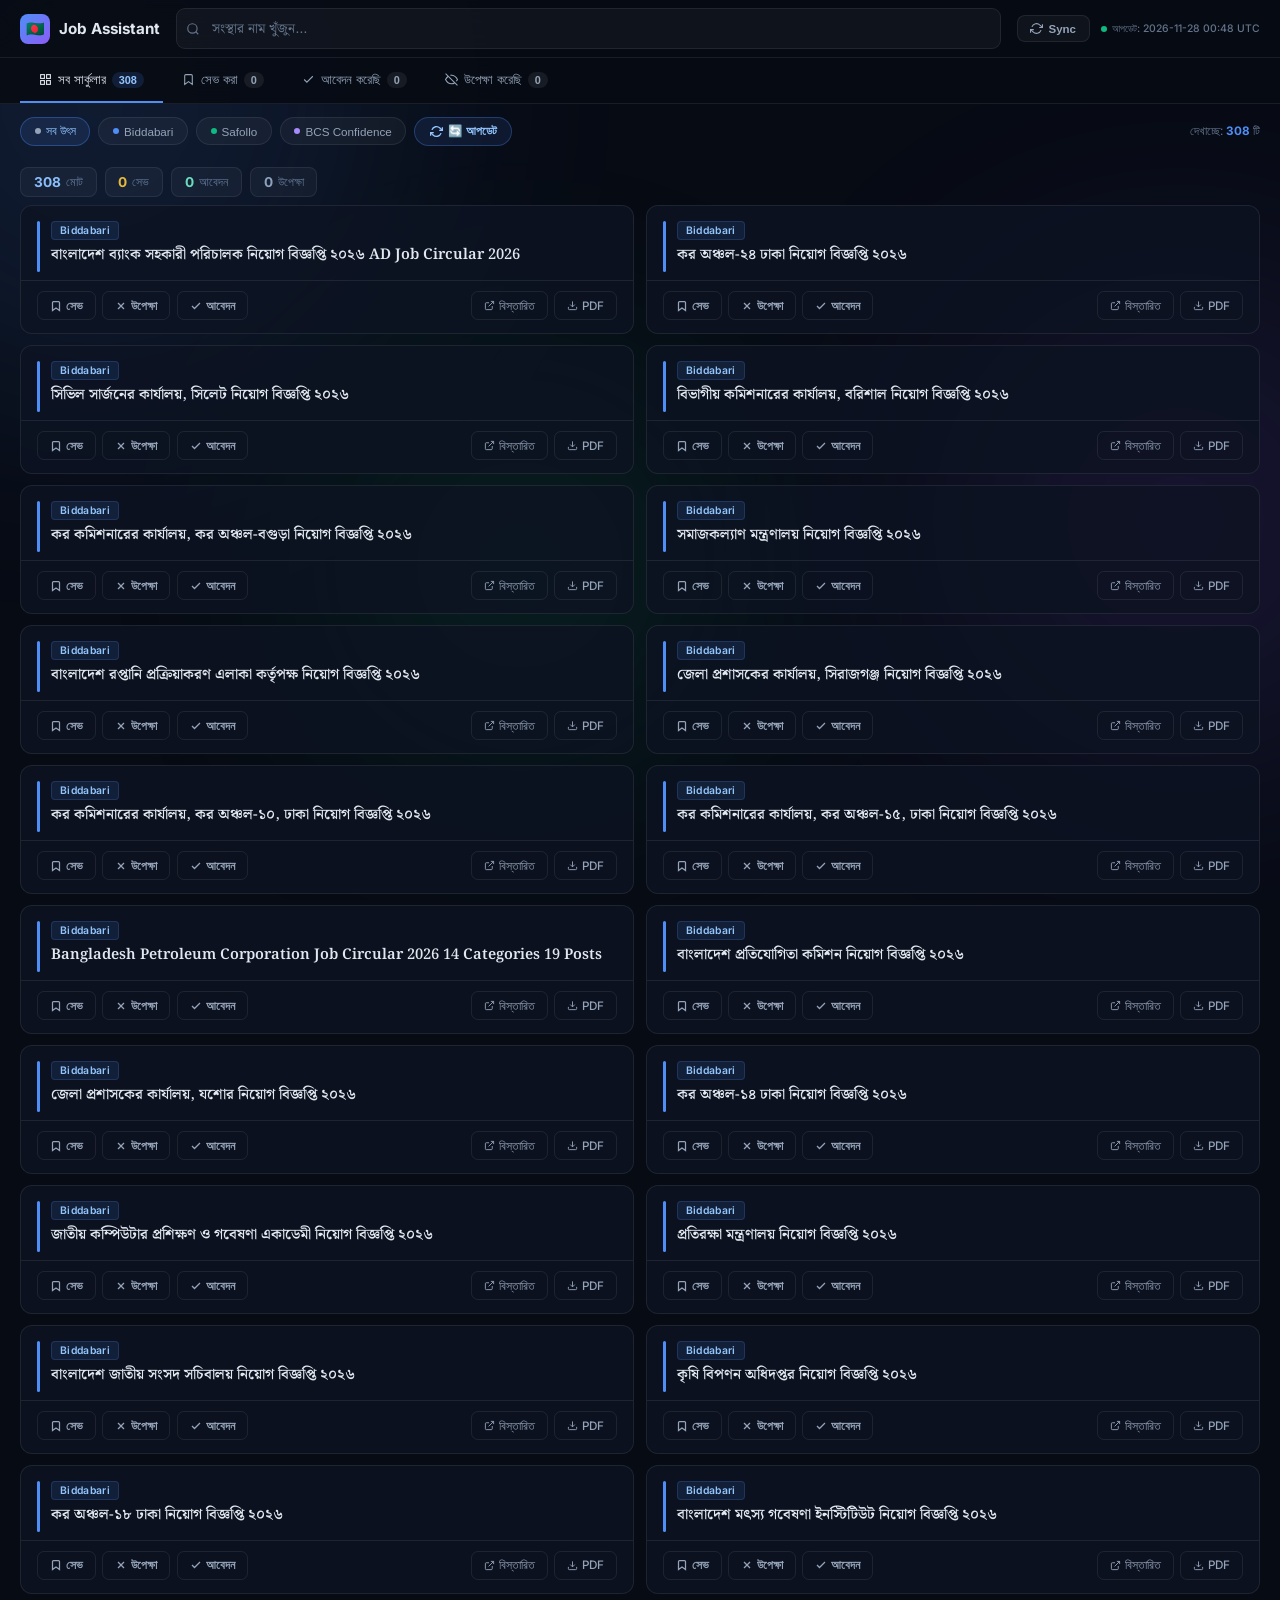
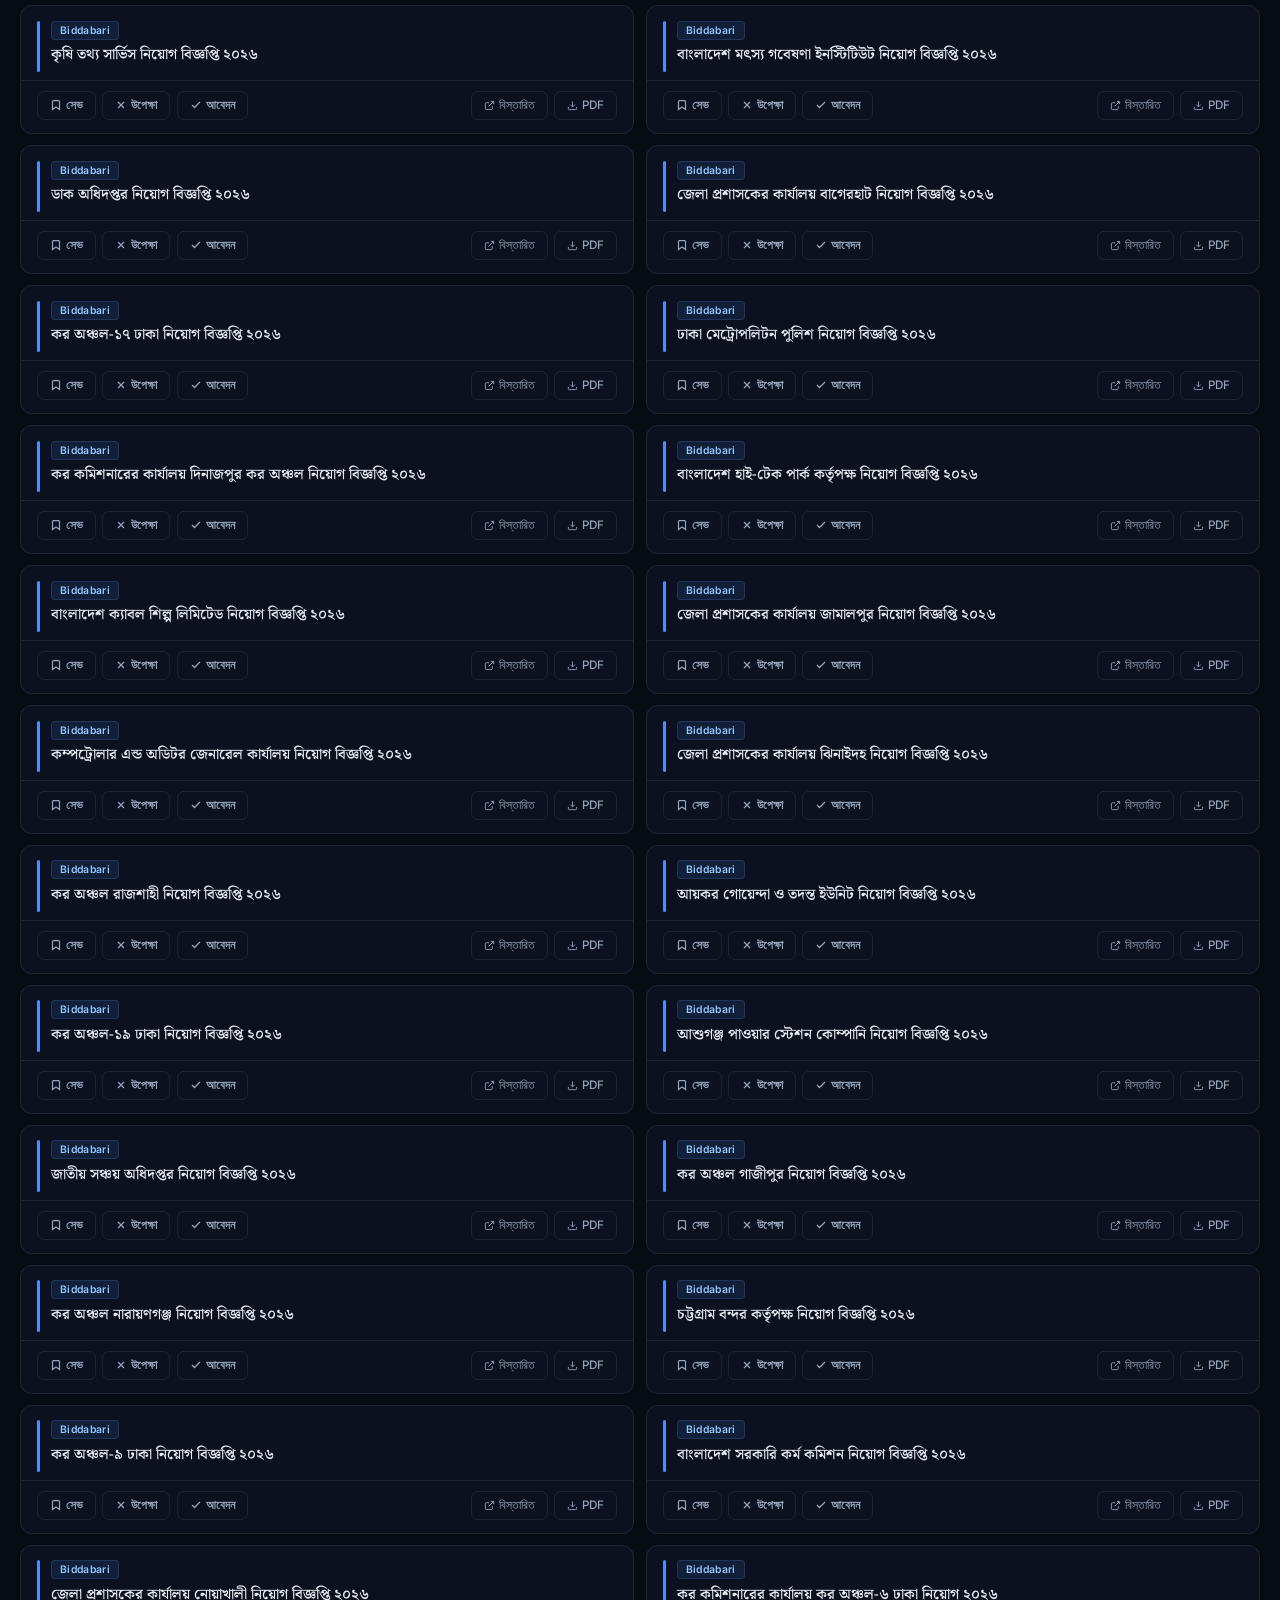
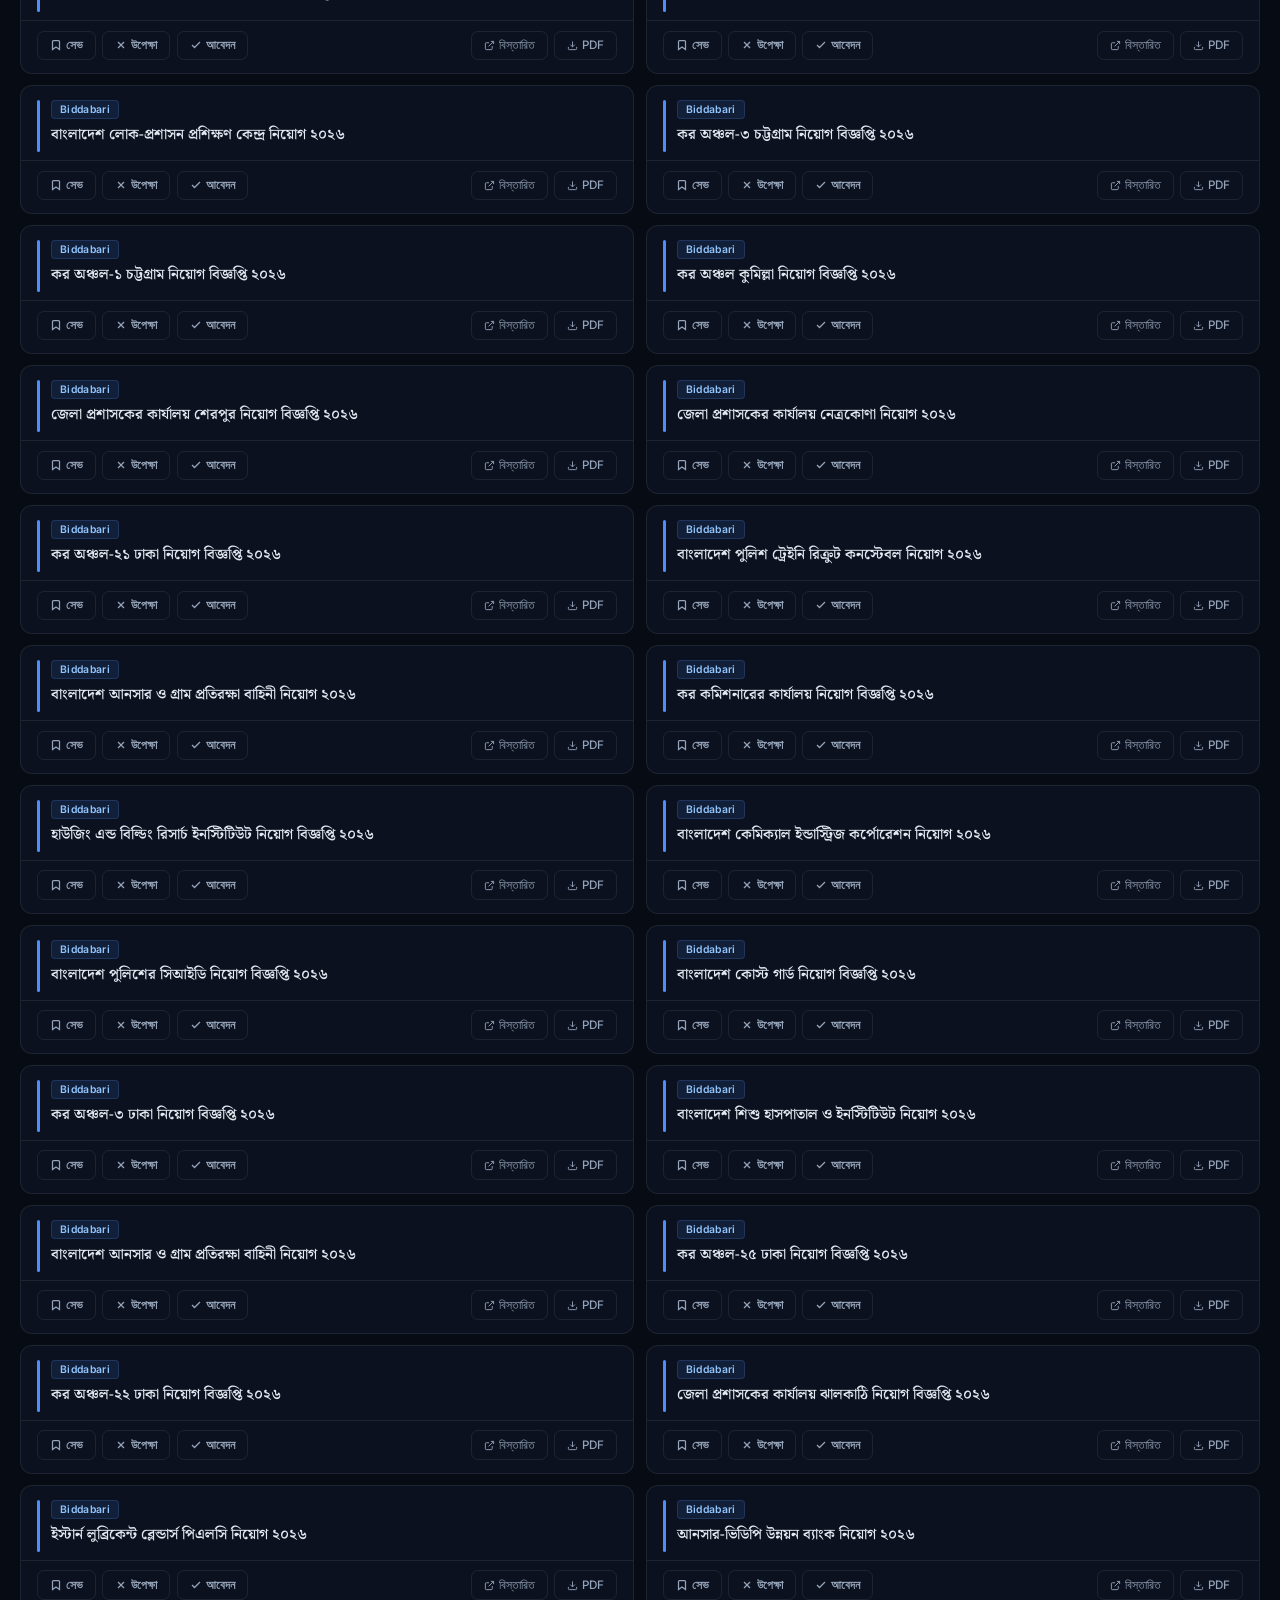
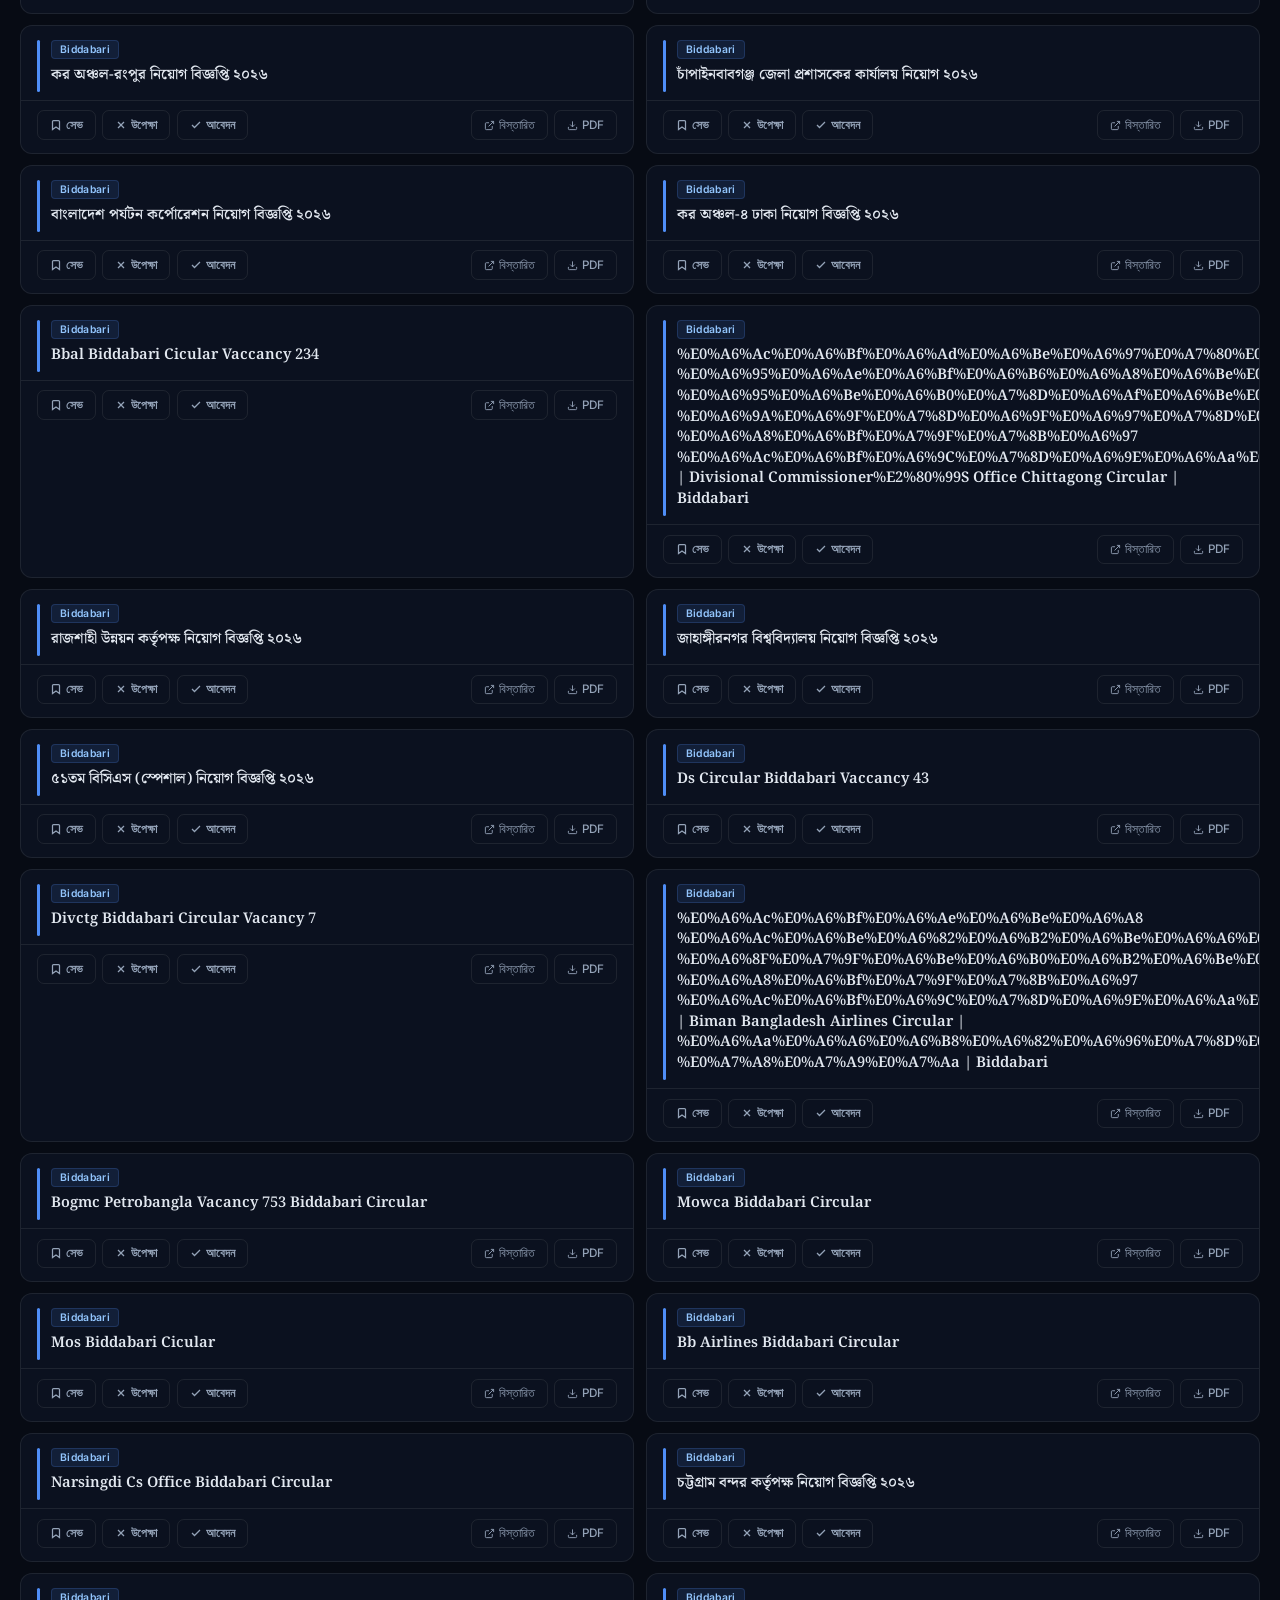
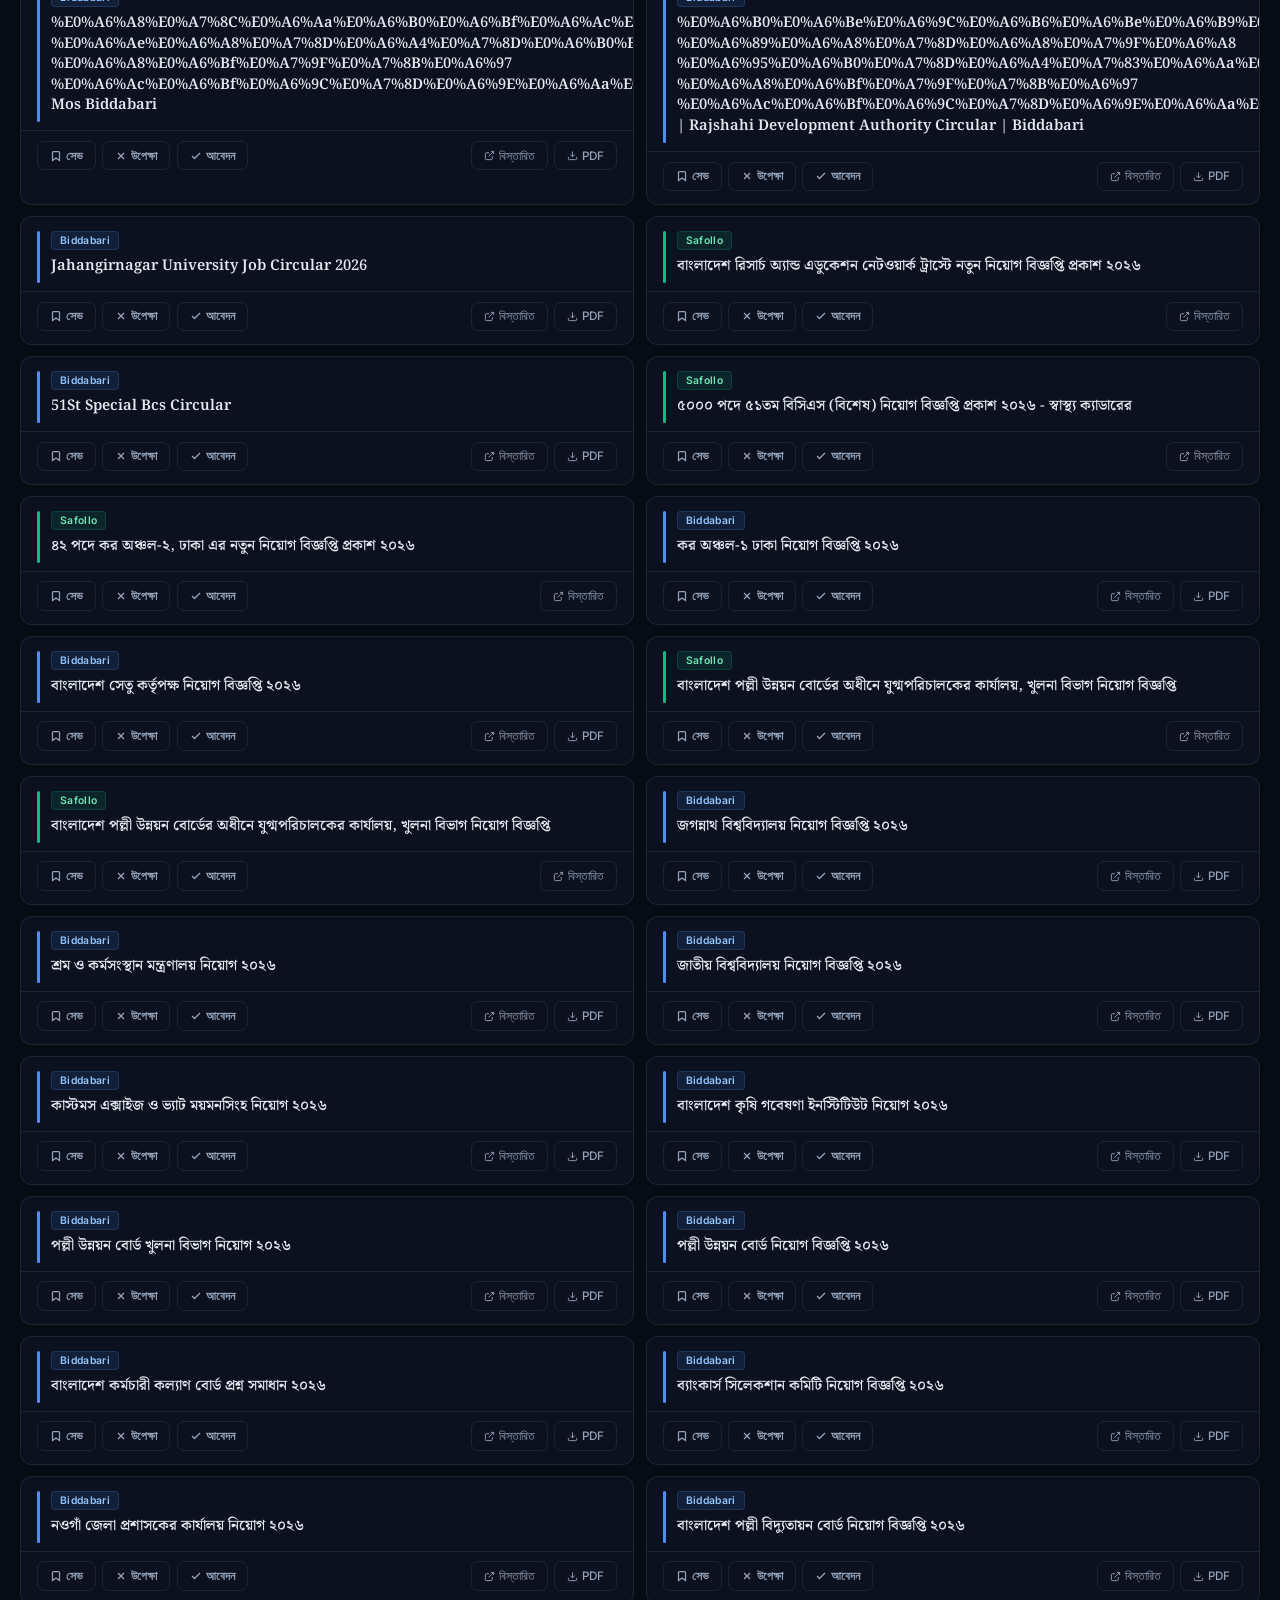
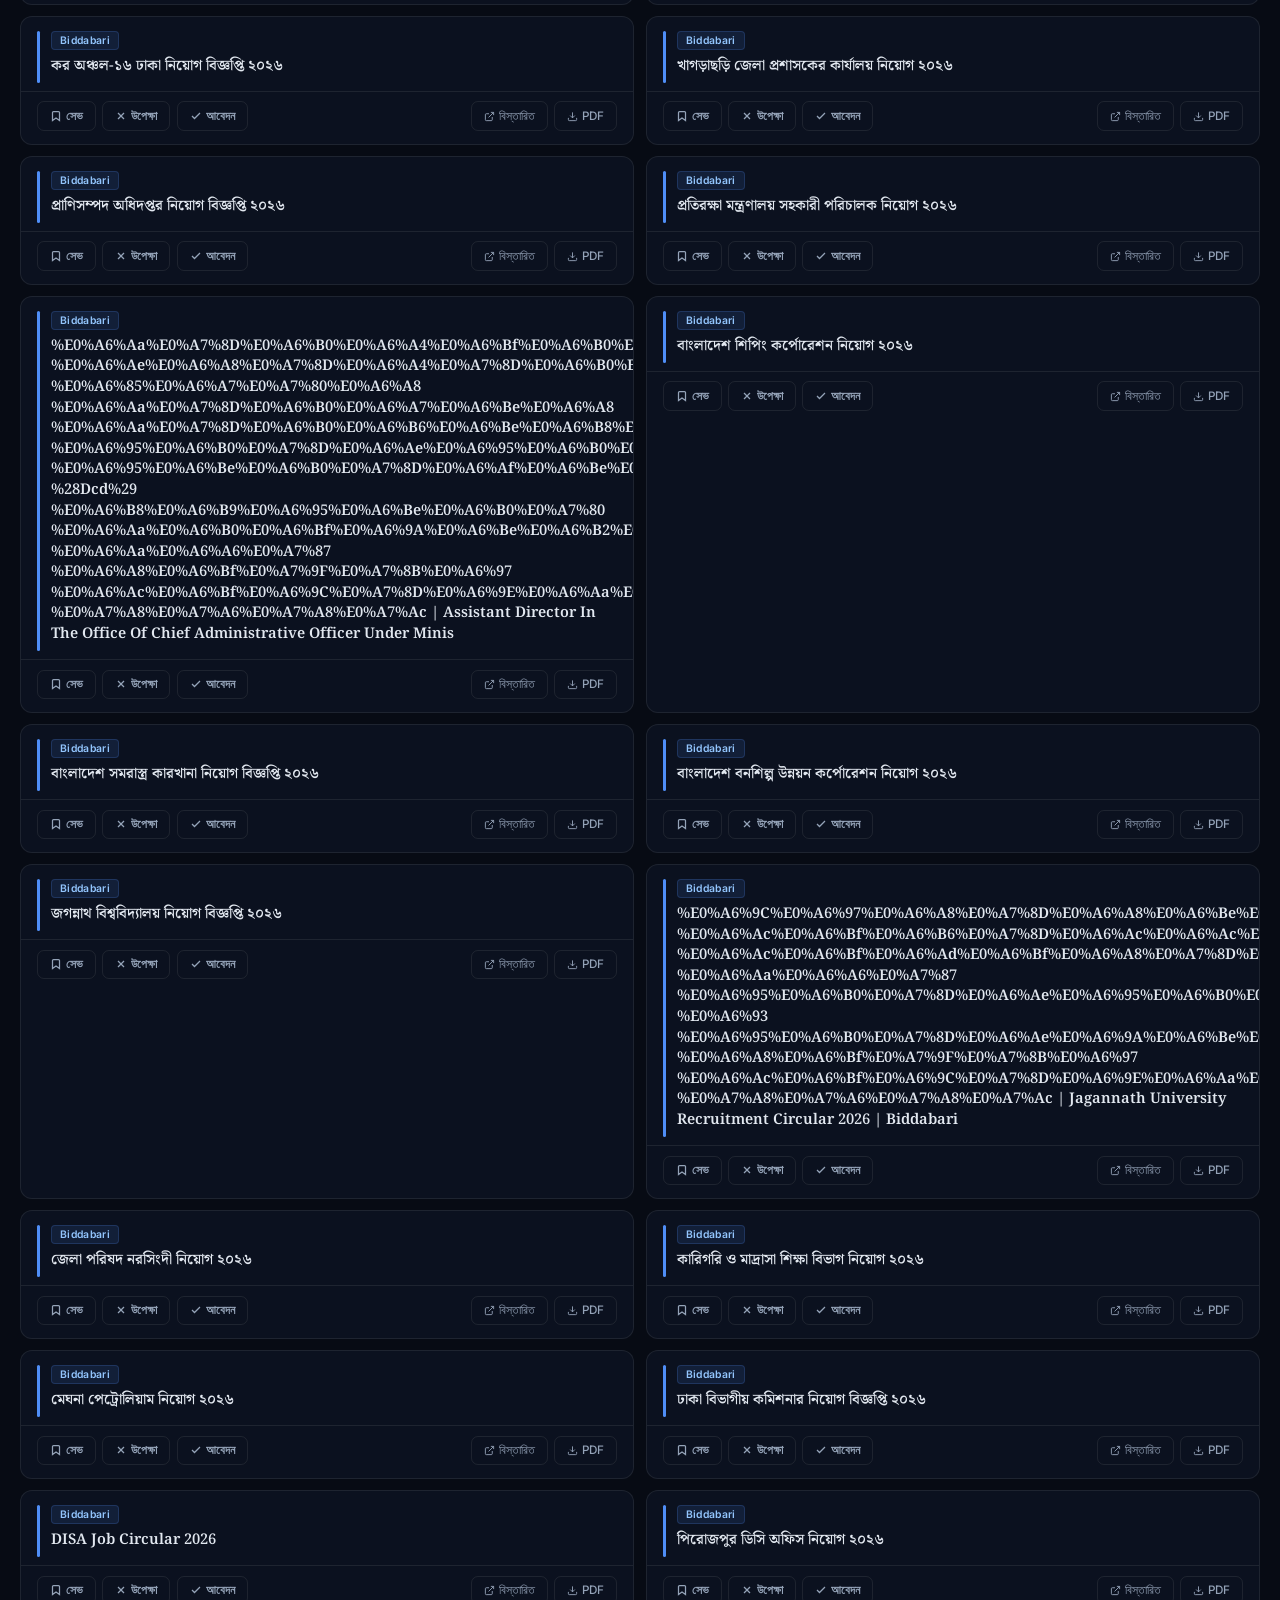
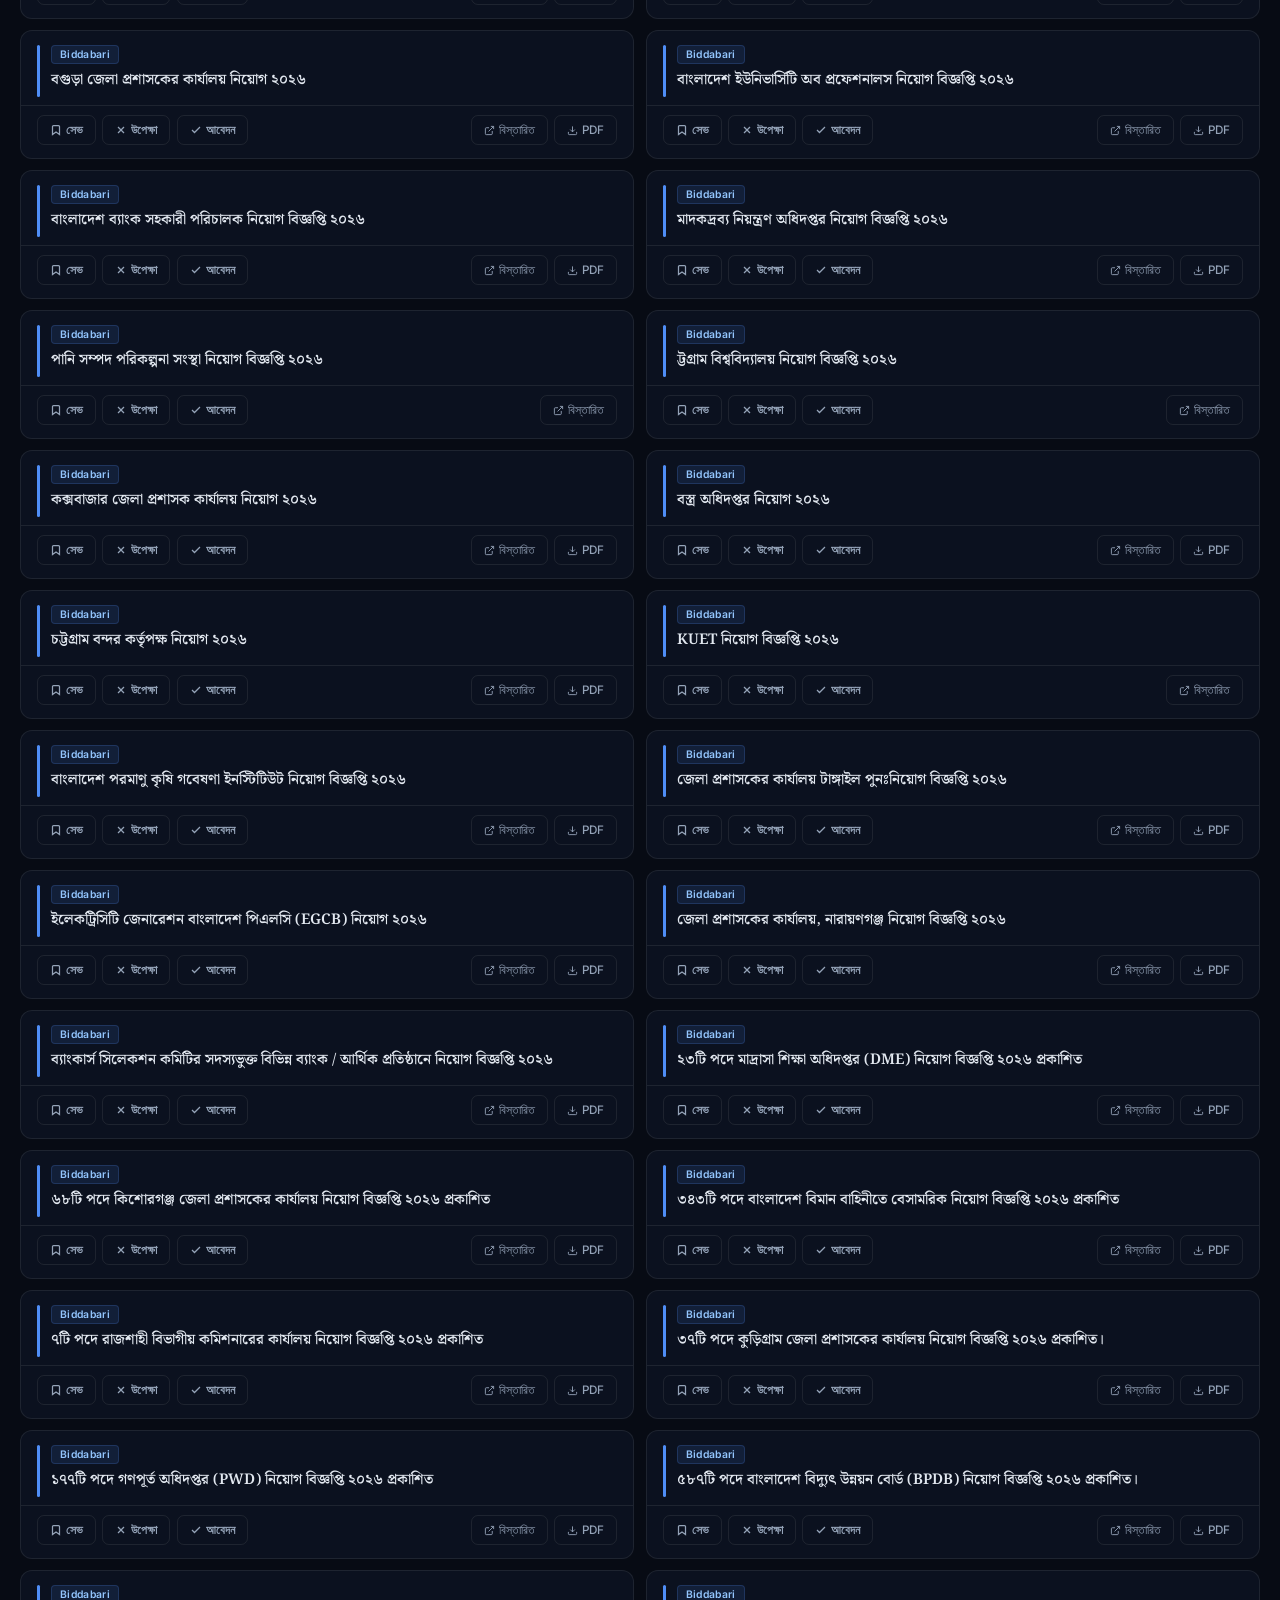
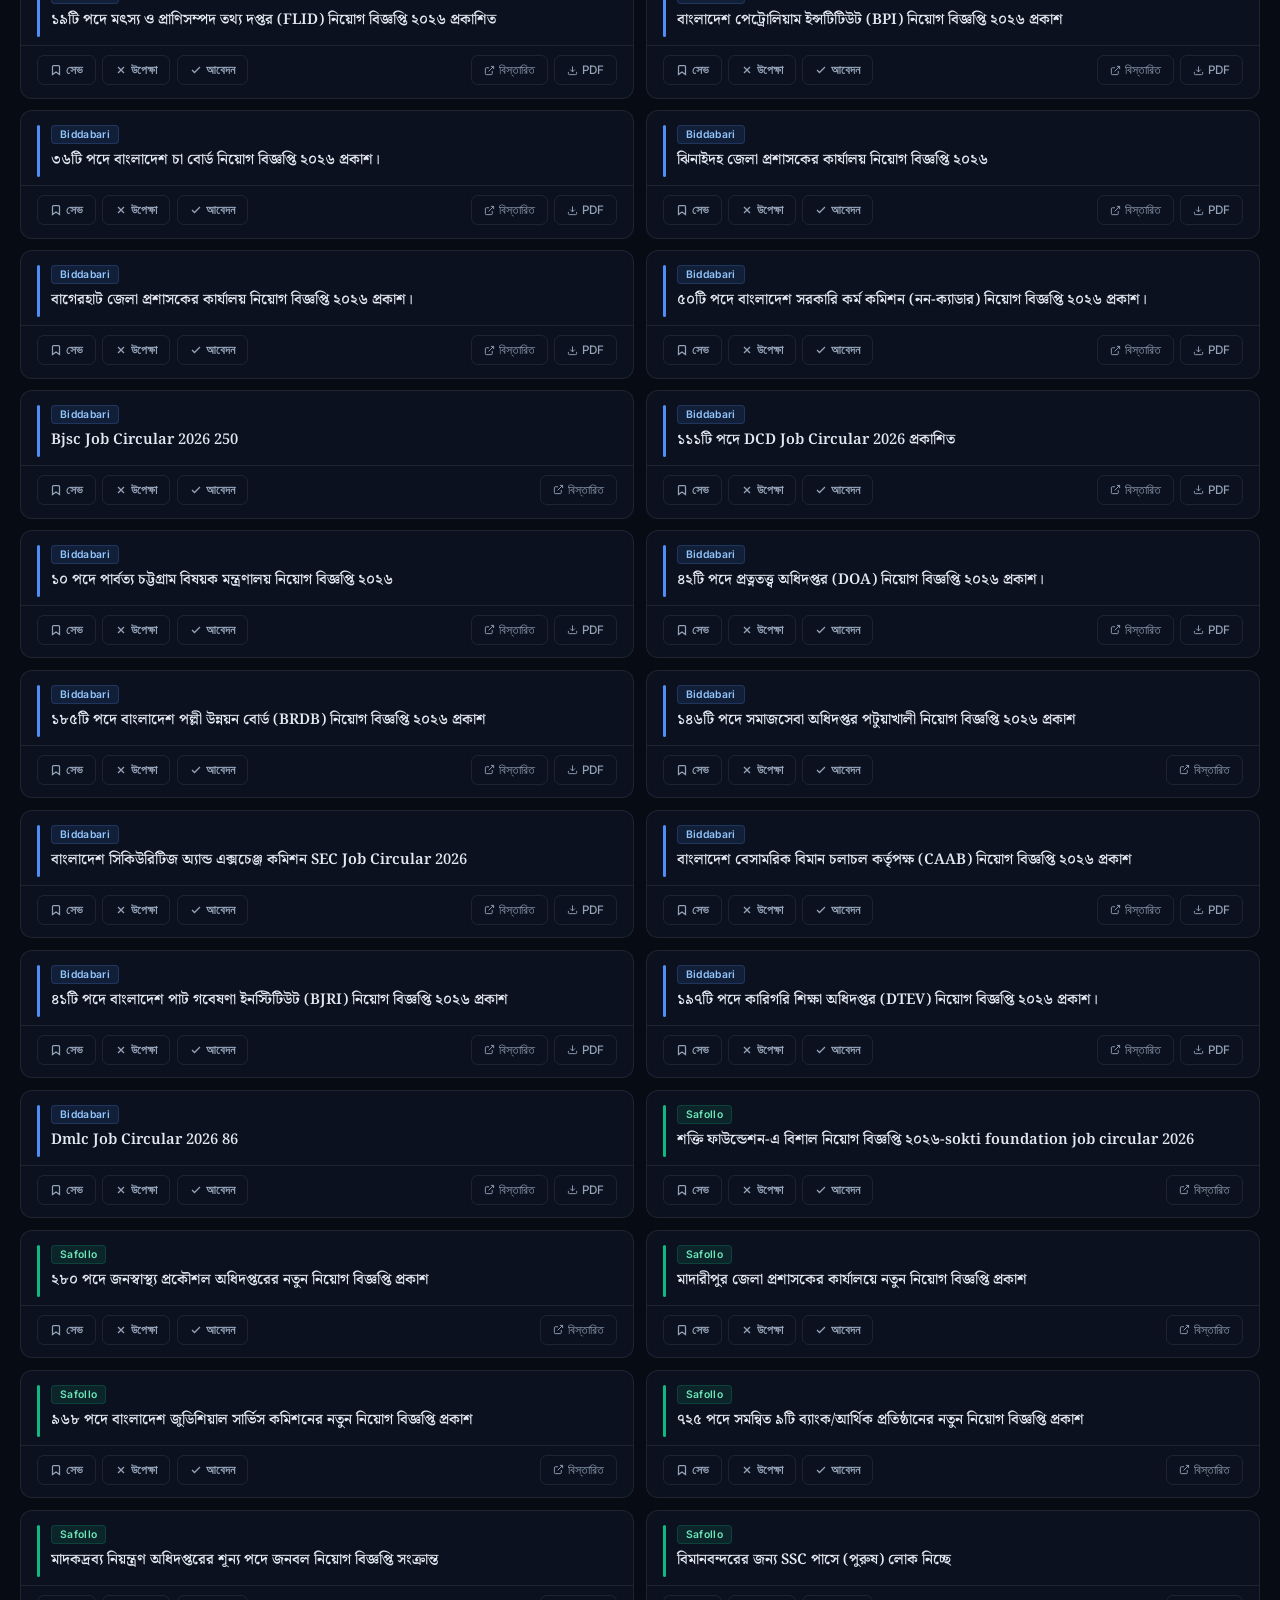
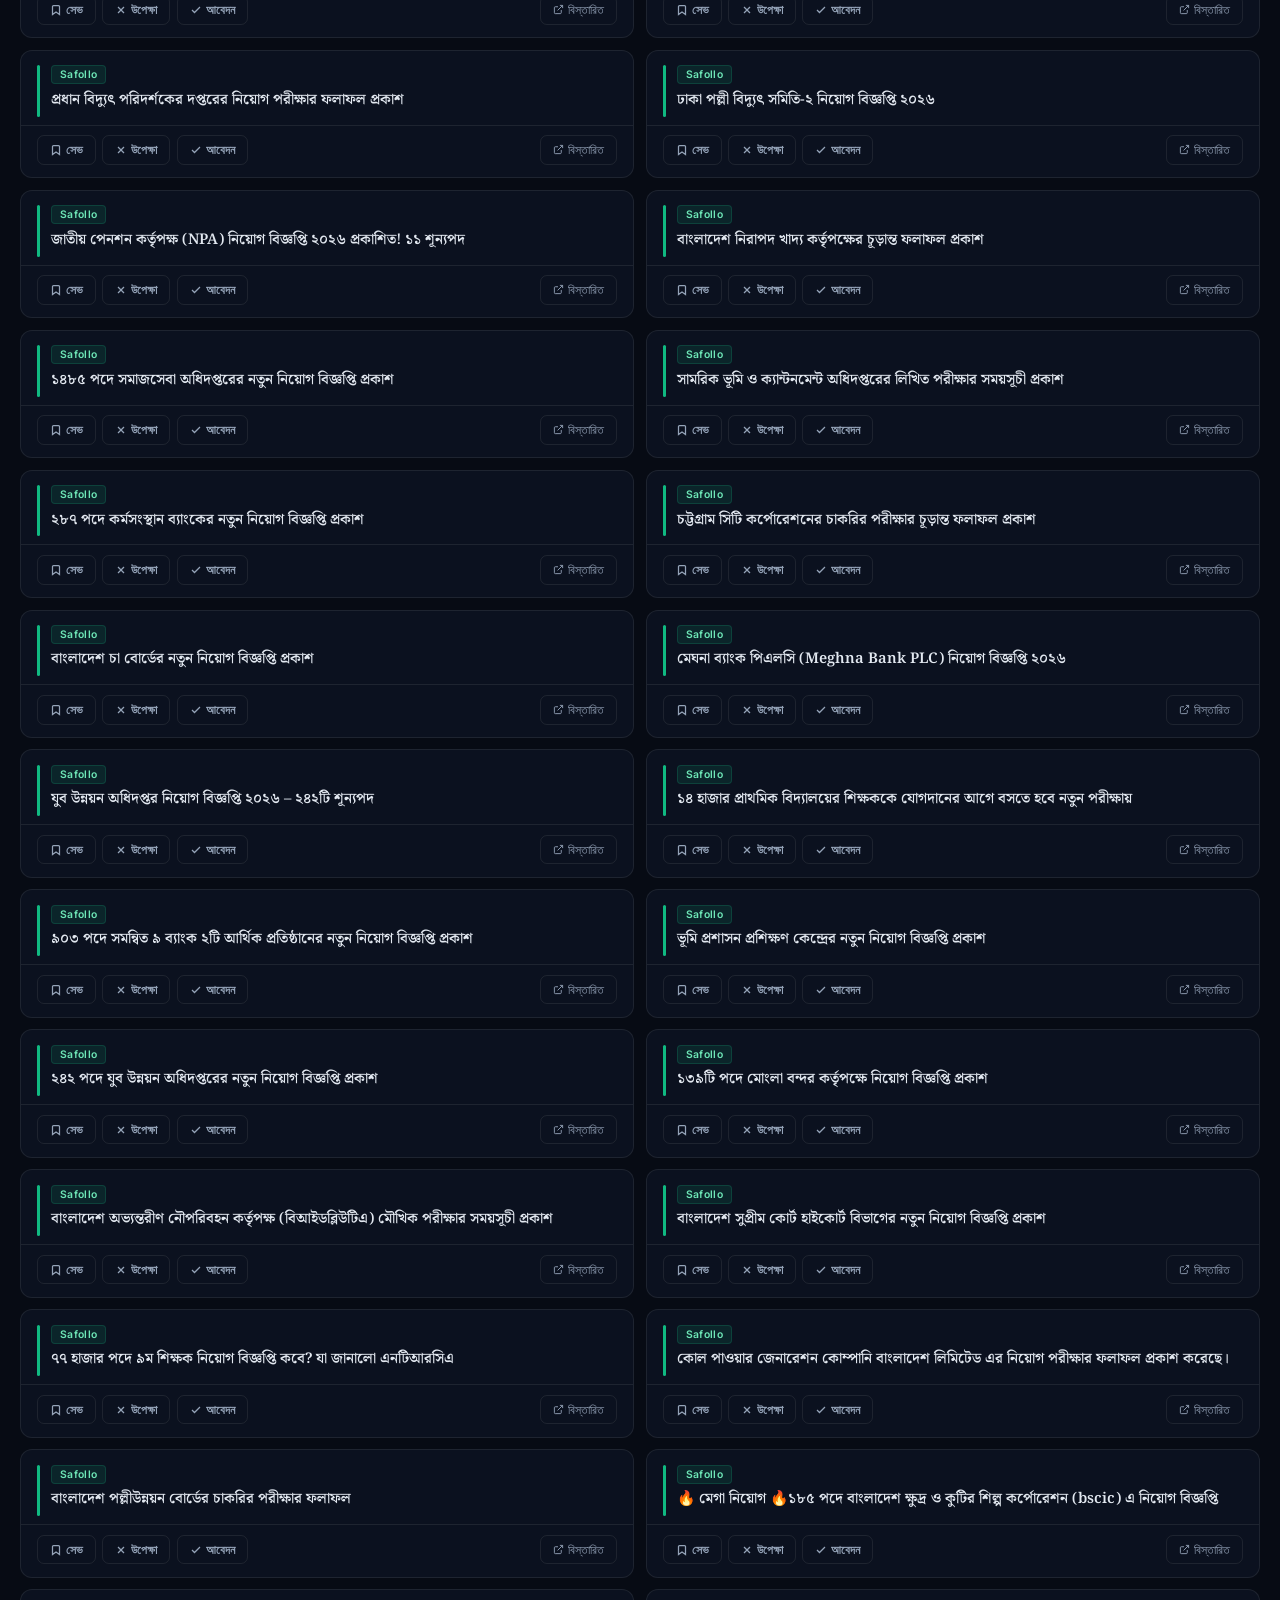
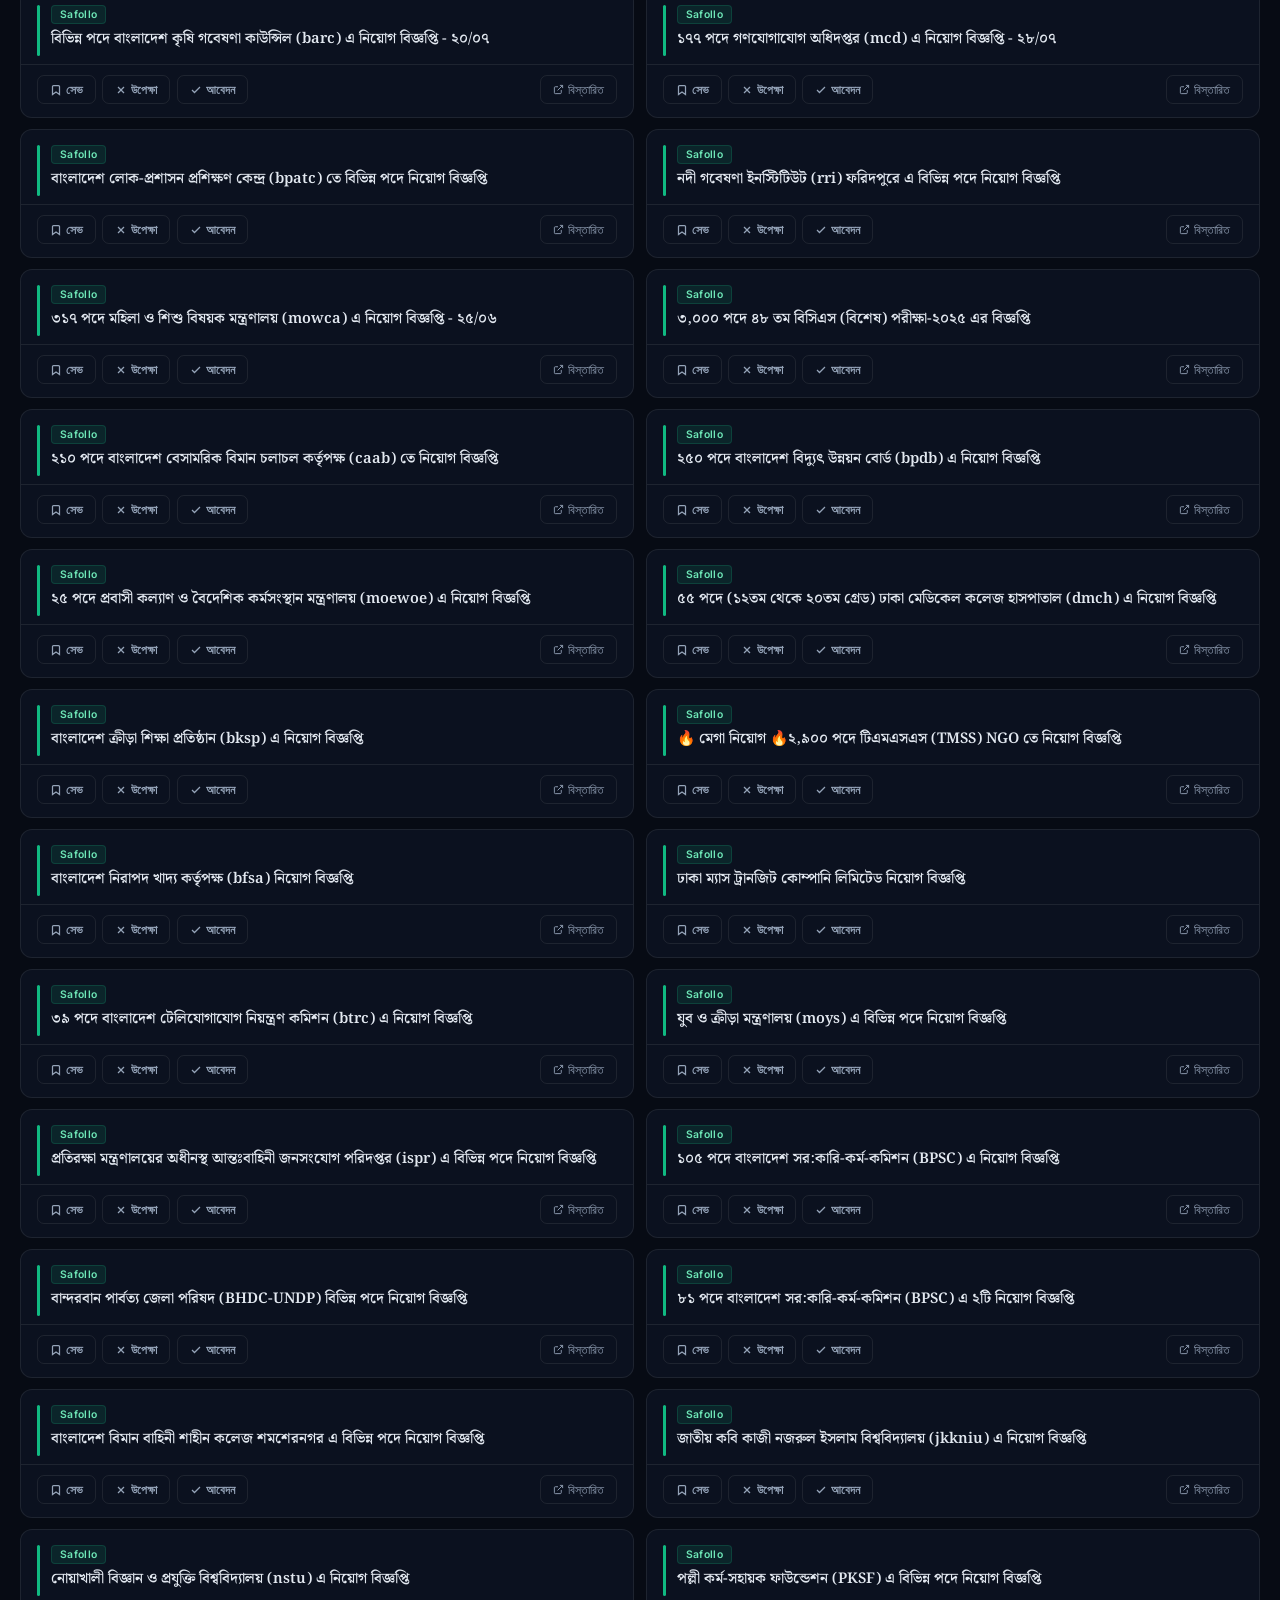
<file: index.html>
<!DOCTYPE html>
<html lang="bn">
<head>
  <meta charset="UTF-8">
  <meta name="viewport" content="width=device-width, initial-scale=1.0">
  <title>Job Assistant | আমার চাকরির ট্র্যাকার</title>
  <meta name="description" content="ব্যক্তিগত চাকরির বিজ্ঞপ্তি ট্র্যাকার — সেভ, আবেদন ও উপেক্ষা করুন">
  <link rel="preconnect" href="https://fonts.googleapis.com">
  <link rel="preconnect" href="https://fonts.gstatic.com" crossorigin>
  <link href="https://fonts.googleapis.com/css2?family=Inter:wght@300;400;500;600;700;800&family=Noto+Serif+Bengali:wght@400;500;600;700&display=swap" rel="stylesheet">
  <style>
    *,*::before,*::after{box-sizing:border-box;margin:0;padding:0}
    :root{
      --bg:#070b14;--bg2:#0d1322;--bg3:#111827;
      --s:rgba(255,255,255,.04);--s2:rgba(255,255,255,.07);
      --b:rgba(255,255,255,.08);--b2:rgba(255,255,255,.14);
      --blue:#4f8ef7;--blue2:#93c5fd;
      --violet:#8b5cf6;--violet2:#c4b5fd;
      --green:#10b981;--green2:#6ee7b7;
      --amber:#f59e0b;--amber2:#fbbf24;
      --red:#ef4444;--red2:#fca5a5;
      --gray:#64748b;--gray2:#94a3b8;
      --text:#e2e8f0;--muted:#64748b;--muted2:#94a3b8;
      --radius:12px;
    }
    html{scroll-behavior:smooth}
    body{background:var(--bg);color:var(--text);font-family:'Inter',sans-serif;min-height:100vh;overflow-x:hidden;padding-bottom:80px}

    /* ORBS */
    .orbs{position:fixed;inset:0;z-index:0;pointer-events:none;overflow:hidden}
    .orb{position:absolute;border-radius:50%;filter:blur(130px);opacity:.13;animation:orbf 22s ease-in-out infinite alternate}
    .o1{width:600px;height:600px;background:#4f8ef7;top:-200px;left:-200px;animation-delay:0s}
    .o2{width:500px;height:500px;background:#8b5cf6;top:30%;right:-150px;animation-delay:-8s}
    .o3{width:400px;height:400px;background:#10b981;bottom:15%;left:25%;animation-delay:-16s}
    @keyframes orbf{from{transform:translate(0,0)scale(1)}to{transform:translate(50px,70px)scale(1.12)}}

    /* HEADER */
    header{position:sticky;top:0;z-index:200;background:rgba(7,11,20,.92);backdrop-filter:blur(20px);border-bottom:1px solid var(--b);padding:0 1.25rem;height:58px;display:flex;align-items:center;gap:1rem}
    .logo{display:flex;align-items:center;gap:9px;font-size:.95rem;font-weight:700;color:var(--text);text-decoration:none;flex-shrink:0}
    .logo-icon{width:30px;height:30px;border-radius:8px;background:linear-gradient(135deg,var(--blue),var(--violet));display:flex;align-items:center;justify-content:center;font-size:15px}
    .logo-text{display:none}
    @media(min-width:480px){.logo-text{display:block}}
    .search-wrap{flex:1;position:relative}
    .search-wrap svg{position:absolute;left:10px;top:50%;transform:translateY(-50%);color:var(--muted);pointer-events:none}
    .search-wrap input{width:100%;background:var(--s);border:1px solid var(--b);border-radius:9px;padding:.55rem .9rem .55rem 2.2rem;color:var(--text);font-size:.85rem;font-family:'Noto Serif Bengali',serif;transition:border .2s,box-shadow .2s}
    .search-wrap input:focus{outline:none;border-color:var(--blue);box-shadow:0 0 0 3px rgba(79,142,247,.15)}
    .search-wrap input::placeholder{color:var(--muted)}
    .hdr-meta{display:flex;align-items:center;gap:.7rem;flex-shrink:0}
    .sync-btn{display:flex;align-items:center;gap:5px;padding:.38rem .8rem;border-radius:8px;border:1px solid var(--b);background:var(--s);color:var(--muted2);font-size:.72rem;font-weight:600;cursor:pointer;transition:all .2s;white-space:nowrap}
    .sync-btn:hover{border-color:var(--b2);color:var(--text)}
    .sync-btn.synced{border-color:rgba(16,185,129,.35);color:var(--green2);background:rgba(16,185,129,.08)}
    .sync-btn.syncing{opacity:.6;pointer-events:none}
    .live-b{display:flex;align-items:center;gap:5px;font-size:.7rem;color:var(--green);font-weight:500}
    .live-dot{width:6px;height:6px;border-radius:50%;background:var(--green);animation:pulse 2s ease-in-out infinite}

    /* SYNC MODAL */
    .modal-overlay{position:fixed;inset:0;z-index:500;background:rgba(0,0,0,.7);backdrop-filter:blur(6px);display:none;align-items:flex-end;justify-content:center}
    .modal-overlay.open{display:flex}
    @media(min-width:600px){.modal-overlay{align-items:center}}
    .modal{background:#0d1322;border:1px solid var(--b2);border-radius:20px 20px 0 0;padding:1.5rem 1.5rem calc(1.5rem + env(safe-area-inset-bottom));width:100%;max-width:480px;animation:slideUp .25s ease}
    @media(min-width:600px){.modal{border-radius:20px}}
    @keyframes slideUp{from{transform:translateY(40px);opacity:0}to{transform:translateY(0);opacity:1}}
    .modal h3{font-size:1rem;font-weight:700;margin-bottom:.3rem}
    .modal p{font-size:.78rem;color:var(--muted2);font-family:'Noto Serif Bengali',serif;line-height:1.6;margin-bottom:1rem}
    .modal-input{width:100%;background:var(--s);border:1px solid var(--b);border-radius:10px;padding:.65rem 1rem;color:var(--text);font-size:.82rem;font-family:monospace;margin-bottom:.8rem;transition:border .2s}
    .modal-input:focus{outline:none;border-color:var(--blue);box-shadow:0 0 0 3px rgba(79,142,247,.15)}
    .modal-input::placeholder{color:var(--muted);font-family:'Inter',sans-serif}
    .modal-actions{display:flex;gap:.6rem;flex-wrap:wrap}
    .mbtn{flex:1;padding:.6rem 1rem;border-radius:9px;font-size:.8rem;font-weight:600;cursor:pointer;border:1px solid;transition:all .2s;font-family:'Inter',sans-serif;white-space:nowrap}
    .mbtn-primary{background:rgba(79,142,247,.15);border-color:rgba(79,142,247,.4);color:var(--blue2)}
    .mbtn-primary:hover{background:rgba(79,142,247,.25)}
    .mbtn-danger{background:rgba(239,68,68,.1);border-color:rgba(239,68,68,.3);color:var(--red2)}
    .mbtn-danger:hover{background:rgba(239,68,68,.2)}
    .mbtn-ghost{background:transparent;border-color:var(--b);color:var(--muted2)}
    .mbtn-ghost:hover{color:var(--text);border-color:var(--b2)}
    .sync-status{font-size:.72rem;color:var(--muted);margin-top:.6rem;font-family:'Noto Serif Bengali',serif}
    .sync-status.ok{color:var(--green2)} .sync-status.err{color:var(--red2)}
    @keyframes pulse{0%,100%{opacity:1;transform:scale(1)}50%{opacity:.4;transform:scale(.7)}}

    /* UPDATE BUTTON */
    .update-btn{display:flex;align-items:center;gap:5px;padding:.4rem .9rem;border-radius:20px;border:1px solid rgba(79,142,247,.3);background:rgba(79,142,247,.1);color:var(--blue2);font-size:.73rem;font-weight:600;cursor:pointer;transition:all .2s;white-space:nowrap;flex-shrink:0}
    .update-btn:hover{background:rgba(79,142,247,.2);border-color:rgba(79,142,247,.5)}
    .update-btn:disabled{opacity:.5;cursor:not-allowed;pointer-events:none}
    .update-btn.running{border-color:rgba(245,158,11,.4);background:rgba(245,158,11,.1);color:var(--amber2)}
    .update-btn svg{flex-shrink:0}
    @keyframes spin2{to{transform:rotate(360deg)}}
    .update-btn.running svg{animation:spin2 1s linear infinite}

    /* TAB BAR */
    .tab-bar{position:sticky;top:58px;z-index:190;background:rgba(7,11,20,.92);backdrop-filter:blur(20px);border-bottom:1px solid var(--b);display:flex;padding:0 1.25rem;gap:0;overflow-x:auto;scrollbar-width:none}
    .tab-bar::-webkit-scrollbar{display:none}
    .tab-btn{display:flex;align-items:center;gap:6px;padding:.75rem .9rem;font-size:.8rem;font-weight:500;color:var(--muted2);background:none;border:none;border-bottom:2px solid transparent;cursor:pointer;transition:all .2s;white-space:nowrap;flex-shrink:0}
    .tab-btn:hover{color:var(--text)}
    .tab-btn.active{color:var(--text);border-bottom-color:var(--blue)}
    .tab-btn.active.t-saved{border-bottom-color:var(--amber);color:var(--amber2)}
    .tab-btn.active.t-applied{border-bottom-color:var(--green);color:var(--green2)}
    .tab-btn.active.t-ignored{border-bottom-color:var(--gray);color:var(--gray2)}
    .tab-count{font-size:.68rem;font-weight:700;padding:2px 7px;border-radius:20px;background:var(--s2);color:var(--muted2);min-width:20px;text-align:center;transition:all .2s}
    .tab-btn.active .tab-count{background:rgba(79,142,247,.15);color:var(--blue2)}
    .tab-btn.active.t-saved .tab-count{background:rgba(245,158,11,.15);color:var(--amber2)}
    .tab-btn.active.t-applied .tab-count{background:rgba(16,185,129,.15);color:var(--green2)}
    .tab-btn.active.t-ignored .tab-count{background:rgba(100,116,139,.15);color:var(--gray2)}

    /* FILTER BAR */
    .filter-bar{position:relative;z-index:1;display:flex;gap:.5rem;padding:.8rem 1.25rem;overflow-x:auto;scrollbar-width:none;align-items:center}
    .filter-bar::-webkit-scrollbar{display:none}
    .src-btn{display:flex;align-items:center;gap:5px;padding:.4rem .85rem;border-radius:20px;border:1px solid var(--b);background:var(--s);color:var(--muted2);font-size:.73rem;font-weight:500;cursor:pointer;transition:all .2s;white-space:nowrap;flex-shrink:0}
    .src-btn:hover{border-color:var(--b2);color:var(--text)}
    .src-btn.active{background:rgba(79,142,247,.12);border-color:rgba(79,142,247,.35);color:var(--blue2)}
    .src-dot{width:6px;height:6px;border-radius:50%}
    .cnt-info{margin-left:auto;font-size:.73rem;color:var(--muted);white-space:nowrap;flex-shrink:0}
    .cnt-info strong{color:var(--blue)}

    /* JOBS CONTAINER */
    .jobs-wrap{position:relative;z-index:1;padding:.5rem 1.25rem;display:grid;gap:.7rem}

    /* JOB CARD */
    .job-card{background:rgba(13,19,34,.8);border:1px solid var(--b);border-radius:var(--radius);overflow:hidden;transition:all .25s;position:relative}
    .job-card:hover{border-color:var(--b2);transform:translateY(-1px);box-shadow:0 8px 30px rgba(0,0,0,.3)}
    .job-card.status-saved{border-left:3px solid var(--amber)}
    .job-card.status-applied{border-left:3px solid var(--green);opacity:.75}
    .job-card.status-ignored{opacity:.4;filter:grayscale(.4)}
    .job-card.is-hidden{display:none!important}
    .job-card.animating{animation:cardPop .3s ease}
    @keyframes cardPop{0%{transform:scale(.98)}50%{transform:scale(1.01)}100%{transform:scale(1)}}

    /* CARD INNER */
    .card-top{display:flex;align-items:flex-start;gap:.7rem;padding:.9rem 1rem .5rem}
    .src-stripe{width:3px;border-radius:2px;align-self:stretch;flex-shrink:0}
    .card-body{flex:1;min-width:0}
    .card-tags{display:flex;align-items:center;gap:.4rem;flex-wrap:wrap;margin-bottom:.35rem}
    .tag{display:inline-flex;align-items:center;gap:4px;font-size:.65rem;font-weight:600;padding:2px 8px;border-radius:4px;letter-spacing:.03em}
    .tag-src-biddabari{background:rgba(79,142,247,.12);color:#93c5fd;border:1px solid rgba(79,142,247,.2)}
    .tag-src-safollo{background:rgba(16,185,129,.12);color:#6ee7b7;border:1px solid rgba(16,185,129,.2)}
    .tag-src-bcsconfidence{background:rgba(167,139,250,.12);color:#c4b5fd;border:1px solid rgba(167,139,250,.2)}
    .tag-new{background:rgba(245,158,11,.12);color:var(--amber2);border:1px solid rgba(245,158,11,.2)}
    .tag-saved{background:rgba(245,158,11,.15);color:var(--amber2);border:1px solid rgba(245,158,11,.3)}
    .tag-applied{background:rgba(16,185,129,.15);color:var(--green2);border:1px solid rgba(16,185,129,.3)}
    .card-title{font-family:'Noto Serif Bengali',serif;font-size:.92rem;font-weight:600;color:var(--text);line-height:1.4;margin-bottom:.4rem}
    .card-meta{display:flex;align-items:center;gap:.7rem;flex-wrap:wrap}
    .meta-item{display:flex;align-items:center;gap:4px;font-size:.73rem;color:var(--muted2)}
    .meta-item svg{flex-shrink:0;opacity:.7}
    .dl-pill{font-size:.7rem;font-weight:500;padding:2px 8px;border-radius:4px;font-family:'Inter',sans-serif}
    .dl-active{background:rgba(16,185,129,.1);color:#34d399;border:1px solid rgba(16,185,129,.2)}
    .dl-urgent{background:rgba(245,158,11,.1);color:#fbbf24;border:1px solid rgba(245,158,11,.2)}
    .dl-expired{background:rgba(239,68,68,.08);color:#f87171;border:1px solid rgba(239,68,68,.15)}

    /* CARD ACTIONS */
    .card-actions{display:flex;gap:.5rem;padding:.6rem 1rem .8rem;flex-wrap:wrap;align-items:center;border-top:1px solid var(--b)}
    .act-group{display:flex;gap:.4rem;flex:1}
    .link-group{display:flex;gap:.4rem;margin-left:auto}

    /* ACTION BUTTONS */
    .btn-act{display:inline-flex;align-items:center;gap:4px;padding:.42rem .75rem;border-radius:7px;font-size:.73rem;font-weight:600;font-family:'Inter',sans-serif;border:1px solid;cursor:pointer;transition:all .18s;white-space:nowrap;background:transparent}
    /* Save */
    .btn-save{color:var(--muted2);border-color:var(--b)}
    .btn-save:hover{color:var(--amber2);border-color:rgba(245,158,11,.4);background:rgba(245,158,11,.08)}
    .btn-save.active{color:var(--amber2);border-color:rgba(245,158,11,.5);background:rgba(245,158,11,.12)}
    /* Ignore */
    .btn-ignore{color:var(--muted2);border-color:var(--b)}
    .btn-ignore:hover{color:var(--red2);border-color:rgba(239,68,68,.4);background:rgba(239,68,68,.07)}
    .btn-ignore.active{color:var(--red2);border-color:rgba(239,68,68,.4);background:rgba(239,68,68,.1)}
    /* Apply */
    .btn-apply{color:var(--muted2);border-color:var(--b)}
    .btn-apply:hover{color:var(--green2);border-color:rgba(16,185,129,.4);background:rgba(16,185,129,.08)}
    .btn-apply.active{color:var(--green2);border-color:rgba(16,185,129,.5);background:rgba(16,185,129,.12)}
    /* Link buttons */
    .btn-link{display:inline-flex;align-items:center;gap:4px;padding:.42rem .75rem;border-radius:7px;font-size:.73rem;font-weight:500;font-family:'Inter',sans-serif;border:1px solid var(--b);color:var(--muted2);text-decoration:none;transition:all .18s;white-space:nowrap}
    .btn-link:hover{color:var(--blue2);border-color:rgba(79,142,247,.35);background:rgba(79,142,247,.08)}
    .btn-link.pdf:hover{color:var(--green2);border-color:rgba(16,185,129,.35);background:rgba(16,185,129,.08)}

    /* LOADING */
    .loading{text-align:center;padding:4rem 2rem;color:var(--muted)}
    .spinner{width:32px;height:32px;border:2.5px solid var(--b);border-top-color:var(--blue);border-radius:50%;animation:spin .7s linear infinite;margin:0 auto 1rem}
    @keyframes spin{to{transform:rotate(360deg)}}

    /* EMPTY STATE */
    .empty-state{display:none;text-align:center;padding:4rem 2rem;color:var(--muted)}
    .empty-icon{font-size:3rem;margin-bottom:.8rem;opacity:.4}
    .empty-state h3{font-size:1rem;font-weight:600;margin-bottom:.4rem;font-family:'Noto Serif Bengali',serif;color:var(--muted2)}
    .empty-state p{font-size:.8rem;font-family:'Noto Serif Bengali',serif;line-height:1.6}

    /* STATS MINI */
    .stats-mini{display:flex;gap:.5rem;padding:.5rem 1.25rem 0;overflow-x:auto;scrollbar-width:none}
    .stats-mini::-webkit-scrollbar{display:none}
    .stat-chip{display:flex;align-items:center;gap:5px;background:var(--s);border:1px solid var(--b);border-radius:8px;padding:.4rem .8rem;font-size:.72rem;white-space:nowrap;flex-shrink:0}
    .stat-chip strong{font-size:.85rem;font-weight:700}
    .sc-blue{color:var(--blue2)} .sc-amber{color:var(--amber2)} .sc-green{color:var(--green2)} .sc-gray{color:var(--gray2)}

    /* MOBILE BOTTOM NAV */
    .bottom-nav{display:flex;position:fixed;bottom:0;left:0;right:0;z-index:300;background:rgba(7,11,20,.96);backdrop-filter:blur(20px);border-top:1px solid var(--b);padding:.3rem 0 calc(.3rem + env(safe-area-inset-bottom))}
    .bnav-btn{flex:1;display:flex;flex-direction:column;align-items:center;gap:3px;padding:.4rem .5rem;cursor:pointer;border:none;background:none;color:var(--muted);transition:all .2s;position:relative}
    .bnav-btn.active{color:var(--blue)}
    .bnav-btn.active.t-saved{color:var(--amber)}
    .bnav-btn.active.t-applied{color:var(--green)}
    .bnav-btn.active.t-ignored{color:var(--gray2)}
    .bnav-label{font-size:.58rem;font-weight:600;font-family:'Noto Serif Bengali',serif}
    .bnav-badge{position:absolute;top:4px;right:calc(50% - 14px);font-size:.55rem;font-weight:700;background:var(--blue);color:#fff;border-radius:10px;padding:1px 5px;min-width:16px;text-align:center;display:none}
    .bnav-btn.active .bnav-badge{display:block}
    .bnav-btn:not(.active) .bnav-badge{display:block;background:var(--s2);color:var(--muted);border:1px solid var(--b)}
    .bnav-btn.t-saved .bnav-badge{background:var(--amber)}
    .bnav-btn.t-applied .bnav-badge{background:var(--green)}
    .bnav-btn.t-ignored .bnav-badge{background:var(--gray)}

    /* DESKTOP */
    @media(min-width:768px){
      body{padding-bottom:0}
      .bottom-nav{display:none}
      .jobs-wrap{grid-template-columns:1fr}
      .tab-btn{padding:.85rem 1.2rem}
    }
    @media(min-width:900px){
      .jobs-wrap{grid-template-columns:repeat(2,1fr)}
    }
    @media(min-width:1300px){
      .jobs-wrap{grid-template-columns:repeat(3,1fr)}
    }

    /* SECTION DIVIDER */
    .sec-divider{position:relative;z-index:1;padding:.2rem 1.25rem .4rem;display:flex;align-items:center;gap:.7rem}
    .sec-divider h2{font-size:.78rem;font-weight:600;color:var(--muted);text-transform:uppercase;letter-spacing:.07em;white-space:nowrap}
    .sec-divider hr{flex:1;border:none;border-top:1px solid var(--b)}

    /* TOAST */
    .toast-wrap{position:fixed;bottom:90px;left:50%;transform:translateX(-50%);z-index:500;display:flex;flex-direction:column;gap:.4rem;align-items:center;pointer-events:none}
    @media(min-width:768px){.toast-wrap{bottom:24px}}
    .toast{background:rgba(13,19,34,.95);border:1px solid var(--b2);border-radius:10px;padding:.55rem 1.1rem;font-size:.78rem;color:var(--text);font-family:'Noto Serif Bengali',serif;backdrop-filter:blur(12px);animation:toastIn .25s ease,toastOut .3s ease 1.8s forwards;white-space:nowrap}
    @keyframes toastIn{from{opacity:0;transform:translateY(10px)}to{opacity:1;transform:translateY(0)}}
    @keyframes toastOut{to{opacity:0;transform:translateY(-8px)}}
  </style>
</head>
<body>
  <div class="orbs"><div class="orb o1"></div><div class="orb o2"></div><div class="orb o3"></div></div>

  <!-- HEADER -->
  <header>
    <a href="#" class="logo">
      <div class="logo-icon">🇧🇩</div>
      <span class="logo-text">Job Assistant</span>
    </a>
    <div class="search-wrap">
      <svg width="14" height="14" fill="none" stroke="currentColor" stroke-width="2" viewBox="0 0 24 24"><circle cx="11" cy="11" r="8"/><path d="m21 21-4.35-4.35"/></svg>
      <input type="text" id="searchInput" placeholder="সংস্থার নাম খুঁজুন..." oninput="applyFilters()">
    </div>
    <div class="hdr-meta">
      <button class="sync-btn" id="syncBtn" onclick="openSyncModal()" title="Cross-browser sync">
        <svg width="13" height="13" fill="none" stroke="currentColor" stroke-width="2" viewBox="0 0 24 24"><polyline points="23 4 23 10 17 10"/><polyline points="1 20 1 14 7 14"/><path d="M3.51 9a9 9 0 0 1 14.85-3.36L23 10M1 14l4.64 4.36A9 9 0 0 0 20.49 15"/></svg>
        <span id="syncLabel">Sync</span>
      </button>
      <div class="live-b"><div class="live-dot"></div><span id="hdrUpdate" style="font-size:.65rem;color:var(--muted)">...</span></div>
    </div>
  </header>

  <!-- SYNC MODAL -->
  <div class="modal-overlay" id="syncModal" onclick="if(event.target===this)closeSyncModal()">
    <div class="modal">
      <h3>⚙ Settings</h3>

      <!-- UPDATE SECTION -->
      <p style="font-size:.8rem;color:var(--muted2);font-family:'Noto Serif Bengali',serif;margin-bottom:.8rem">
        <strong style="color:var(--amber2)">🔄 আপডেট বাটন:</strong> GitHub token একবার দিলে যেকোনো device থেকে শুধু ই বাটন চাপলেই new circular আসবে।<br>
        <strong style="color:var(--green2)">⏰ শিডিউল:</strong> প্রতি ৬ ঘন্টায় automatically update হয় — কোনো কিছু লাগে না।
      </p>

      <hr style="border:none;border-top:1px solid var(--b);margin:.8rem 0">

      <!-- GITHUB TOKEN SECTION -->
      <h3 style="margin-bottom:.4rem">🔑 GitHub Token</h3>
      <p style="font-size:.75rem;color:var(--muted2);font-family:'Noto Serif Bengali',serif;margin-bottom:.6rem">
        Token দিলে 🔄 আপডেট কাজ করবে + সব browser এ data sync হবে।<br>
        Scope: <span style="color:var(--amber2);font-weight:700">gist</span> + <span style="color:var(--amber2);font-weight:700">workflow</span>
      </p>
      <input class="modal-input" id="tokenInput" type="password" placeholder="ghp_xxxxxxxxxxxxxxxxxxxx" autocomplete="off">
      <div id="syncStatusMsg" class="sync-status"></div>
      <div class="modal-actions" style="margin-top:.8rem">
        <button class="mbtn mbtn-primary" onclick="connectGist()">✓ Save করুন</button>
        <button class="mbtn mbtn-danger" id="disconnectBtn" onclick="disconnectGist()" style="display:none">✕ Disconnect</button>
        <button class="mbtn mbtn-ghost" onclick="closeSyncModal()">বাতিল</button>
      </div>
      <p style="margin-top:.8rem;font-size:.67rem;color:var(--muted)">
        Token বানান: <a href="https://github.com/settings/tokens/new" target="_blank" style="color:var(--blue2)">github.com/settings/tokens</a> → New token (classic) → scope: gist + workflow → Generate
      </p>
    </div>
  </div>

  <!-- TAB BAR (desktop) -->
  <div class="tab-bar" id="tabBar">
    <button class="tab-btn t-all active" onclick="setTab('all',this)">
      <svg width="13" height="13" fill="none" stroke="currentColor" stroke-width="2" viewBox="0 0 24 24"><rect x="3" y="3" width="7" height="7"/><rect x="14" y="3" width="7" height="7"/><rect x="14" y="14" width="7" height="7"/><rect x="3" y="14" width="7" height="7"/></svg>
      সব সার্কুলার <span class="tab-count" id="tc-all">0</span>
    </button>
    <button class="tab-btn t-saved" onclick="setTab('saved',this)">
      <svg width="13" height="13" fill="none" stroke="currentColor" stroke-width="2" viewBox="0 0 24 24"><path d="M19 21l-7-5-7 5V5a2 2 0 0 1 2-2h10a2 2 0 0 1 2 2z"/></svg>
      সেভ করা <span class="tab-count" id="tc-saved">0</span>
    </button>
    <button class="tab-btn t-applied" onclick="setTab('applied',this)">
      <svg width="13" height="13" fill="none" stroke="currentColor" stroke-width="2" viewBox="0 0 24 24"><polyline points="20 6 9 17 4 12"/></svg>
      আবেদন করেছি <span class="tab-count" id="tc-applied">0</span>
    </button>
    <button class="tab-btn t-ignored" onclick="setTab('ignored',this)">
      <svg width="13" height="13" fill="none" stroke="currentColor" stroke-width="2" viewBox="0 0 24 24"><path d="M17.94 17.94A10.07 10.07 0 0 1 12 20c-7 0-11-8-11-8a18.45 18.45 0 0 1 5.06-5.94"/><path d="M9.9 4.24A9.12 9.12 0 0 1 12 4c7 0 11 8 11 8a18.5 18.5 0 0 1-2.16 3.19"/><line x1="1" y1="1" x2="23" y2="23"/></svg>
      উপেক্ষা করেছি <span class="tab-count" id="tc-ignored">0</span>
    </button>
  </div>

  <!-- SOURCE FILTER -->
  <div class="filter-bar">
    <button class="src-btn active" data-f="all" onclick="setSrc(this,'all')"><span class="src-dot" style="background:#94a3b8"></span>সব উৎস</button>
    <button class="src-btn" data-f="biddabari" onclick="setSrc(this,'biddabari')"><span class="src-dot" style="background:#4f8ef7"></span>Biddabari</button>
    <button class="src-btn" data-f="safollo" onclick="setSrc(this,'safollo')"><span class="src-dot" style="background:#10b981"></span>Safollo</button>
    <button class="src-btn" data-f="bcsconfidence" onclick="setSrc(this,'bcsconfidence')"><span class="src-dot" style="background:#a78bfa"></span>BCS Confidence</button>
    <button class="update-btn" id="updateBtn" onclick="triggerUpdate()">
      <svg width="13" height="13" fill="none" stroke="currentColor" stroke-width="2.5" viewBox="0 0 24 24"><polyline points="23 4 23 10 17 10"/><polyline points="1 20 1 14 7 14"/><path d="M3.51 9a9 9 0 0 1 14.85-3.36L23 10M1 14l4.64 4.36A9 9 0 0 0 20.49 15"/></svg>
      <span id="updateLabel">🔄 আপডেট</span>
    </button>
    <span class="cnt-info">দেখাচ্ছে: <strong id="visCount">0</strong> টি</span>
  </div>

  <!-- STATS MINI -->
  <div class="stats-mini" id="statsMini">
    <div class="stat-chip"><strong class="sc-blue" id="sm-total">0</strong><span style="color:var(--muted)">মোট</span></div>
    <div class="stat-chip"><strong class="sc-amber" id="sm-saved">0</strong><span style="color:var(--muted)">সেভ</span></div>
    <div class="stat-chip"><strong class="sc-green" id="sm-applied">0</strong><span style="color:var(--muted)">আবেদন</span></div>
    <div class="stat-chip"><strong class="sc-gray" id="sm-ignored">0</strong><span style="color:var(--muted)">উপেক্ষা</span></div>
  </div>

  <!-- CONTENT -->
  <div id="loadingState" class="loading" style="position:relative;z-index:1;margin-top:2rem">
    <div class="spinner"></div>
    <p style="font-family:'Noto Serif Bengali',serif">লোড হচ্ছে...</p>
  </div>

  <div id="emptyAll" class="empty-state" style="position:relative;z-index:1">
    <div class="empty-icon">🔍</div>
    <h3>কোনো সার্কুলার পাওয়া যায়নি</h3>
    <p>অন্য কীওয়ার্ড দিয়ে খুঁজুন</p>
  </div>
  <div id="emptySaved" class="empty-state" style="position:relative;z-index:1">
    <div class="empty-icon">🔖</div>
    <h3>এখনো কিছু সেভ করেননি</h3>
    <p>সার্কুলারে 🔖 সেভ বাটনে ক্লিক করুন</p>
  </div>
  <div id="emptyApplied" class="empty-state" style="position:relative;z-index:1">
    <div class="empty-icon">✅</div>
    <h3>এখনো কোথাও আবেদন করেননি</h3>
    <p>সার্কুলারে ✓ আবেদন বাটনে ক্লিক করুন</p>
  </div>
  <div id="emptyIgnored" class="empty-state" style="position:relative;z-index:1">
    <div class="empty-icon">🚫</div>
    <h3>কোনো সার্কুলার উপেক্ষা করেননি</h3>
    <p>সার্কুলারে ✕ উপেক্ষা বাটনে ক্লিক করুন</p>
  </div>

  <div class="jobs-wrap" id="jobsWrap" style="position:relative;z-index:1"></div>

  <!-- MOBILE BOTTOM NAV -->
  <nav class="bottom-nav">
    <button class="bnav-btn t-all active" onclick="setTab('all', null, this)">
      <svg width="20" height="20" fill="none" stroke="currentColor" stroke-width="2" viewBox="0 0 24 24"><rect x="3" y="3" width="7" height="7" rx="1"/><rect x="14" y="3" width="7" height="7" rx="1"/><rect x="14" y="14" width="7" height="7" rx="1"/><rect x="3" y="14" width="7" height="7" rx="1"/></svg>
      <span class="bnav-label">সব</span>
      <span class="bnav-badge" id="bn-all">0</span>
    </button>
    <button class="bnav-btn t-saved" onclick="setTab('saved', null, this)">
      <svg width="20" height="20" fill="none" stroke="currentColor" stroke-width="2" viewBox="0 0 24 24"><path d="M19 21l-7-5-7 5V5a2 2 0 0 1 2-2h10a2 2 0 0 1 2 2z"/></svg>
      <span class="bnav-label">সেভ</span>
      <span class="bnav-badge" id="bn-saved">0</span>
    </button>
    <button class="bnav-btn t-applied" onclick="setTab('applied', null, this)">
      <svg width="20" height="20" fill="none" stroke="currentColor" stroke-width="2" viewBox="0 0 24 24"><polyline points="20 6 9 17 4 12"/></svg>
      <span class="bnav-label">আবেদন</span>
      <span class="bnav-badge" id="bn-applied">0</span>
    </button>
    <button class="bnav-btn t-ignored" onclick="setTab('ignored', null, this)">
      <svg width="20" height="20" fill="none" stroke="currentColor" stroke-width="2" viewBox="0 0 24 24"><circle cx="12" cy="12" r="10"/><line x1="4.93" y1="4.93" x2="19.07" y2="19.07"/></svg>
      <span class="bnav-label">উপেক্ষা</span>
      <span class="bnav-badge" id="bn-ignored">0</span>
    </button>
  </nav>

  <div class="toast-wrap" id="toastWrap"></div>

<script>
// ─── STORAGE ────────────────────────────────────────────────────────────────
const SK      = 'jc_statuses_v2';
const TK      = 'jc_gh_token';
const GID_KEY = 'jc_gist_id';

function getStatuses() { try { return JSON.parse(localStorage.getItem(SK)||'{}'); } catch(e){ return {}; } }
function saveStatuses(s) { localStorage.setItem(SK, JSON.stringify(s)); }
function getStatus(id) { return getStatuses()[id] || null; }
function setStatusRaw(id, status) {
  const s = getStatuses();
  if (status === null) delete s[id]; else s[id] = status;
  saveStatuses(s);
  syncToGist(s);   // auto-push to Gist if connected
}

// ─── GIST SYNC ───────────────────────────────────────────────────────────────
const GF = 'job_assistant_statuses.json';
let syncToken = null;
let syncGistId = null;
let isSyncing = false;

function loadSyncConfig() {
  syncToken  = localStorage.getItem(TK) || null;
  syncGistId = localStorage.getItem(GID_KEY) || null;
  updateSyncUI();
}

function updateSyncUI() {
  const btn   = document.getElementById('syncBtn');
  const label = document.getElementById('syncLabel');
  if (syncToken) {
    btn.classList.add('synced');
    label.textContent = '✓ Synced';
  } else {
    btn.classList.remove('synced');
    label.textContent = 'Sync';
  }
}

async function connectGist() {
  const token = document.getElementById('tokenInput').value.trim();
  if (!token) { setSyncMsg('Token লিখুন', 'err'); return; }
  setSyncMsg('সংযোগ হচ্ছে...', '');

  try {
    // Verify token
    const me = await ghFetch('https://api.github.com/user', token);
    if (!me.login) throw new Error('Invalid token');

    // Find or create gist
    let gistId = null;
    const gists = await ghFetch('https://api.github.com/gists?per_page=50', token);
    const found = Array.isArray(gists) && gists.find(g => g.files && g.files[GF]);
    if (found) {
      gistId = found.id;
      // Load remote statuses and merge
      const detail = await ghFetch(`https://api.github.com/gists/${gistId}`, token);
      const remote = JSON.parse(detail.files[GF].content || '{}');
      const local  = getStatuses();
      const merged = {...remote, ...local};
      saveStatuses(merged);
    } else {
      // Create new gist
      const created = await ghFetch('https://api.github.com/gists', token, 'POST', {
        description: 'Job Assistant Sync', public: false,
        files: {[GF]: {content: JSON.stringify(getStatuses(), null, 2)}}
      });
      gistId = created.id;
    }

    // Save config
    syncToken  = token;
    syncGistId = gistId;
    localStorage.setItem(TK, token);
    localStorage.setItem(GID_KEY, gistId);

    setSyncMsg(`✓ ${me.login} এর সাথে সংযুক্ত`, 'ok');
    updateSyncUI();
    document.getElementById('disconnectBtn').style.display = '';
    renderAll();
    setTimeout(closeSyncModal, 1500);
  } catch(e) {
    setSyncMsg('❌ ' + (e.message||'সমস্যা হয়েছে'), 'err');
  }
}

async function syncToGist(statuses) {
  if (!syncToken || !syncGistId || isSyncing) return;
  isSyncing = true;
  const btn = document.getElementById('syncBtn');
  btn.classList.add('syncing');
  try {
    await ghFetch(`https://api.github.com/gists/${syncGistId}`, syncToken, 'PATCH', {
      files: {[GF]: {content: JSON.stringify(statuses, null, 2)}}
    });
  } catch(e) { console.warn('Gist sync failed:', e); }
  isSyncing = false;
  btn.classList.remove('syncing');
}

async function syncFromGist() {
  if (!syncToken || !syncGistId) return;
  try {
    const detail = await ghFetch(`https://api.github.com/gists/${syncGistId}`, syncToken);
    const remote = JSON.parse(detail.files[GF]?.content || '{}');
    saveStatuses(remote);
    renderAll();
    showToast('☁ Gist থেকে sync হয়েছে');
  } catch(e) { console.warn('Gist load failed:', e); }
}

function disconnectGist() {
  syncToken = null; syncGistId = null;
  localStorage.removeItem(TK); localStorage.removeItem(GID_KEY);
  updateSyncUI();
  document.getElementById('disconnectBtn').style.display = 'none';
  setSyncMsg('Disconnect হয়ে গেছে', '');
  setTimeout(closeSyncModal, 1000);
}

async function ghFetch(url, token, method='GET', body=null) {
  const opts = {
    method,
    headers: {'Authorization': `token ${token}`, 'Accept': 'application/json', 'Content-Type': 'application/json', 'User-Agent': 'JobAssistant'}
  };
  if (body) opts.body = JSON.stringify(body);
  const r = await fetch(url, opts);
  if (!r.ok) throw new Error(`HTTP ${r.status}`);
  return r.json();
}

function setSyncMsg(msg, type) {
  const el = document.getElementById('syncStatusMsg');
  el.textContent = msg;
  el.className = 'sync-status' + (type ? ' ' + type : '');
}

function openSyncModal() {
  document.getElementById('syncModal').classList.add('open');
  document.getElementById('syncStatusMsg').textContent = '';
  if (syncToken) {
    document.getElementById('tokenInput').value = '••••••••••••••';
    document.getElementById('disconnectBtn').style.display = '';
    setSyncMsg('ইতিমধ্যে সংযুক্ত আছেন', 'ok');
  } else {
    document.getElementById('tokenInput').value = '';
    document.getElementById('disconnectBtn').style.display = 'none';
  }
}
function closeSyncModal() { document.getElementById('syncModal').classList.remove('open'); }

// ─── UPDATE TRIGGER ──────────────────────────────────────────────────────────
let updateTimer = null;

async function triggerUpdate() {
  const btn   = document.getElementById('updateBtn');
  const label = document.getElementById('updateLabel');
  const token = syncToken || localStorage.getItem(TK);

  if (!token) {
    openSyncModal();
    setSyncMsg('⚠ আপডেট করতে প্রথমে GitHub Token দিন', 'err');
    return;
  }

  btn.classList.add('running');
  btn.disabled = true;
  label.textContent = 'চলছে...';

  try {
    const r = await fetch(
      'https://api.github.com/repos/EkramulKU/jobportal/actions/workflows/update_circulars.yml/dispatches',
      {
        method: 'POST',
        headers: {
          'Authorization': `token ${token}`,
          'Accept': 'application/vnd.github+json',
          'Content-Type': 'application/json',
          'User-Agent': 'JobAssistant'
        },
        body: JSON.stringify({ref: 'master'})
      }
    );

    if (r.status === 401 || r.status === 403) {
      openSyncModal();
      setSyncMsg('❌ Token এ workflow scope নেই — নতুন token বানান', 'err');
      resetUpdateBtn();
      return;
    }
    if (r.status !== 204) throw new Error(`HTTP ${r.status}`);

    showToast('🚀 Update শুরু — ২ মিনিট পরে নতুন circular দেখাবে');
    label.textContent = '⏳ ২ মিনিট...';
    let secs = 120;
    clearInterval(updateTimer);
    updateTimer = setInterval(async () => {
      secs--;
      if (secs > 0) {
        label.textContent = `⏳ ${secs}s...`;
      } else {
        clearInterval(updateTimer);
        label.textContent = '📥 লোড হচ্ছে...';
        await loadData();
        showToast('✅ নতুন circular আপডেট হয়েছে!');
        resetUpdateBtn();
      }
    }, 1000);
  } catch(e) {
    showToast('❌ ' + (e.message || 'সমস্যা হয়েছে'));
    resetUpdateBtn();
  }
}

function resetUpdateBtn() {
  const btn = document.getElementById('updateBtn');
  btn.classList.remove('running');
  btn.disabled = false;
  document.getElementById('updateLabel').textContent = '🔄 আপডেট';
  clearInterval(updateTimer);
}

// ─── STATE ──────────────────────────────────────────────────────────────────
let ALL_JOBS = [];   // flat array: {id, src, org/title, posts, deadline, deadline_status, detail_url, pdf_url, date_added}
let activeTab = 'all';
let activeSrc = 'all';
let activeQ   = '';

// ─── ICONS ──────────────────────────────────────────────────────────────────
const IC = {
  save:  `<svg width="12" height="12" fill="none" stroke="currentColor" stroke-width="2.5" viewBox="0 0 24 24"><path d="M19 21l-7-5-7 5V5a2 2 0 0 1 2-2h10a2 2 0 0 1 2 2z"/></svg>`,
  ignore:`<svg width="12" height="12" fill="none" stroke="currentColor" stroke-width="2.5" viewBox="0 0 24 24"><line x1="18" y1="6" x2="6" y2="18"/><line x1="6" y1="6" x2="18" y2="18"/></svg>`,
  apply: `<svg width="12" height="12" fill="none" stroke="currentColor" stroke-width="2.5" viewBox="0 0 24 24"><polyline points="20 6 9 17 4 12"/></svg>`,
  ext:   `<svg width="11" height="11" fill="none" stroke="currentColor" stroke-width="2" viewBox="0 0 24 24"><path d="M18 13v6a2 2 0 0 1-2 2H5a2 2 0 0 1-2-2V8a2 2 0 0 1 2-2h6"/><polyline points="15 3 21 3 21 9"/><line x1="10" y1="14" x2="21" y2="3"/></svg>`,
  pdf:   `<svg width="11" height="11" fill="none" stroke="currentColor" stroke-width="2" viewBox="0 0 24 24"><path d="M21 15v4a2 2 0 0 1-2 2H5a2 2 0 0 1-2-2v-4"/><polyline points="7 10 12 15 17 10"/><line x1="12" y1="15" x2="12" y2="3"/></svg>`,
  posts: `<svg width="12" height="12" fill="none" stroke="currentColor" stroke-width="2" viewBox="0 0 24 24"><path d="M17 21v-2a4 4 0 0 0-4-4H5a4 4 0 0 0-4 4v2"/><circle cx="9" cy="7" r="4"/><path d="M23 21v-2a4 4 0 0 0-3-3.87"/><path d="M16 3.13a4 4 0 0 1 0 7.75"/></svg>`,
  cal:   `<svg width="12" height="12" fill="none" stroke="currentColor" stroke-width="2" viewBox="0 0 24 24"><rect x="3" y="4" width="18" height="18" rx="2"/><line x1="16" y1="2" x2="16" y2="6"/><line x1="8" y1="2" x2="8" y2="6"/><line x1="3" y1="10" x2="21" y2="10"/></svg>`,
};

const SRC_LABELS = {biddabari:'Biddabari', safollo:'Safollo', bcsconfidence:'BCS Confidence'};
const SRC_COLORS = {biddabari:'#4f8ef7', safollo:'#10b981', bcsconfidence:'#a78bfa'};

// ─── IS NEW ─────────────────────────────────────────────────────────────────
function isNew(dateAdded) {
  if (!dateAdded) return false;
  return (Date.now() - new Date(dateAdded)) / 86400000 <= 3;
}

// ─── DEADLINE BADGE ─────────────────────────────────────────────────────────
function dlBadge(dl, st) {
  if (!dl || dl === '—') return `<span style="font-size:.7rem;color:var(--muted)">—</span>`;
  const cls = {active:'dl-active',urgent:'dl-urgent',expired:'dl-expired'}[st]||'';
  const em  = {active:'🟢',urgent:'🟡',expired:'🔴'}[st]||'';
  return `<span class="dl-pill ${cls}">${em} ${dl}</span>`;
}

// ─── BUILD CARD ─────────────────────────────────────────────────────────────
function buildCard(job, status) {
  const src   = job.src;
  const color = SRC_COLORS[src] || '#94a3b8';
  const label = SRC_LABELS[src] || src;
  const title = job.org || job.title || '—';
  const posts = job.posts || '—';
  const dl    = job.deadline || '—';
  const dst   = job.deadline_status || 'none';
  const det   = job.detail_url || '#';
  const pdf   = job.pdf_url || '';

  const saveActive    = status === 'saved'   ? 'active' : '';
  const ignoreActive  = status === 'ignored' ? 'active' : '';
  const applyActive   = status === 'applied' ? 'active' : '';

  const saveText   = status === 'saved'   ? `${IC.save} সেভ ✓`   : `${IC.save} সেভ`;
  const ignoreText = status === 'ignored' ? `${IC.ignore} পুনরুদ্ধার` : `${IC.ignore} উপেক্ষা`;
  const applyText  = status === 'applied' ? `${IC.apply} আবেদন ✓` : `${IC.apply} আবেদন`;

  const statusClass = status ? `status-${status}` : '';
  const newTag = isNew(job.date_added) ? `<span class="tag tag-new">🆕 নতুন</span>` : '';
  const savedTag  = status === 'saved'   ? `<span class="tag tag-saved">🔖 সেভ</span>` : '';
  const appliedTag= status === 'applied' ? `<span class="tag tag-applied">✅ আবেদন</span>` : '';

  const tabData = getTabData(status);

  return `
<div class="job-card ${statusClass}" data-id="${job.id}" data-src="${src}" data-status="${status||''}" data-tab="${tabData}" data-q="${title.toLowerCase()}">
  <div class="card-top">
    <div class="src-stripe" style="background:${color};min-width:3px"></div>
    <div class="card-body">
      <div class="card-tags">
        <span class="tag tag-src-${src}">${label}</span>
        ${newTag}${savedTag}${appliedTag}
      </div>
      <div class="card-title">${title}</div>
      <div class="card-meta">
        ${posts !== '—' ? `<span class="meta-item">${IC.posts} ${posts} পদ</span>` : ''}
        ${dl !== '—' ? `<span class="meta-item">${IC.cal} ${dlBadge(dl,dst)}</span>` : ''}
      </div>
    </div>
  </div>
  <div class="card-actions">
    <div class="act-group">
      <button class="btn-act btn-save ${saveActive}" onclick="doAction('${job.id}','saved')" title="সেভ করুন">${saveText}</button>
      <button class="btn-act btn-ignore ${ignoreActive}" onclick="doAction('${job.id}','ignored')" title="উপেক্ষা করুন">${ignoreText}</button>
      <button class="btn-act btn-apply ${applyActive}" onclick="doAction('${job.id}','applied')" title="আবেদন করেছি">${applyText}</button>
    </div>
    <div class="link-group">
      <a href="${det}" target="_blank" class="btn-link">${IC.ext} বিস্তারিত</a>
      ${pdf ? `<a href="${pdf}" target="_blank" class="btn-link pdf">${IC.pdf} PDF</a>` : ''}
    </div>
  </div>
</div>`;
}

function getTabData(status) {
  if (!status) return 'all';
  if (status === 'saved') return 'all saved';
  if (status === 'applied') return 'applied';
  if (status === 'ignored') return 'ignored';
  return 'all';
}

// ─── RENDER ─────────────────────────────────────────────────────────────────
function renderAll() {
  const statuses = getStatuses();
  const wrap = document.getElementById('jobsWrap');
  wrap.innerHTML = ALL_JOBS.map(j => buildCard(j, statuses[j.id]||null)).join('');
  updateCounts();
  applyFilters();
}

// ─── APPLY FILTERS ──────────────────────────────────────────────────────────
function applyFilters() {
  activeQ = (document.getElementById('searchInput').value || '').toLowerCase();
  let vis = 0;

  document.querySelectorAll('.job-card').forEach(card => {
    const tabOk = card.dataset.tab.includes(activeTab);
    const srcOk = activeSrc === 'all' || card.dataset.src === activeSrc;
    const qOk   = !activeQ  || card.dataset.q.includes(activeQ);
    const show  = tabOk && srcOk && qOk;
    card.classList.toggle('is-hidden', !show);
    if (show) vis++;
  });

  document.getElementById('visCount').textContent = vis;

  // Empty states
  const empties = {all:'emptyAll', saved:'emptySaved', applied:'emptyApplied', ignored:'emptyIgnored'};
  Object.values(empties).forEach(id => document.getElementById(id).style.display = 'none');
  if (vis === 0) document.getElementById(empties[activeTab]).style.display = 'block';
}

// ─── UPDATE COUNTS ──────────────────────────────────────────────────────────
function updateCounts() {
  const statuses = getStatuses();
  let counts = {all:0, saved:0, applied:0, ignored:0};
  ALL_JOBS.forEach(j => {
    const st = statuses[j.id] || null;
    counts.all++;
    if (st === 'saved')   counts.saved++;
    if (st === 'applied') counts.applied++;
    if (st === 'ignored') counts.ignored++;
  });

  // Tab bar
  document.getElementById('tc-all').textContent     = counts.all;
  document.getElementById('tc-saved').textContent   = counts.saved;
  document.getElementById('tc-applied').textContent = counts.applied;
  document.getElementById('tc-ignored').textContent = counts.ignored;

  // Bottom nav badges
  document.getElementById('bn-all').textContent     = counts.all;
  document.getElementById('bn-saved').textContent   = counts.saved;
  document.getElementById('bn-applied').textContent = counts.applied;
  document.getElementById('bn-ignored').textContent = counts.ignored;

  // Stats mini
  document.getElementById('sm-total').textContent   = counts.all;
  document.getElementById('sm-saved').textContent   = counts.saved;
  document.getElementById('sm-applied').textContent = counts.applied;
  document.getElementById('sm-ignored').textContent = counts.ignored;
}

// ─── DO ACTION ──────────────────────────────────────────────────────────────
function doAction(id, newStatus) {
  const current = getStatus(id);

  // Toggle: clicking same status removes it
  let finalStatus = (current === newStatus) ? null : newStatus;

  // Special: if applying while saved, just switch to applied (no toggle back)
  if (newStatus === 'applied' && current !== 'applied') finalStatus = 'applied';

  setStatusRaw(id, finalStatus);

  // Update card in place
  const card = document.querySelector(`.job-card[data-id="${id}"]`);
  if (!card) { renderAll(); return; }

  // Re-render just this card
  const job = ALL_JOBS.find(j => j.id === id);
  if (!job) return;

  const newHtml = buildCard(job, finalStatus);
  const tmp = document.createElement('div');
  tmp.innerHTML = newHtml;
  const newCard = tmp.firstElementChild;
  card.replaceWith(newCard);
  newCard.classList.add('animating');
  setTimeout(() => newCard.classList.remove('animating'), 350);

  updateCounts();
  applyFilters();

  // Toast
  const msgs = {
    saved:   '🔖 সেভ করা হয়েছে',
    applied: '✅ আবেদন চিহ্নিত হয়েছে',
    ignored: '🚫 উপেক্ষা করা হয়েছে',
    null:    '↩ পূর্বাবস্থায় ফিরেছে',
  };
  showToast(msgs[finalStatus] || msgs.null);
}

// ─── TOAST ──────────────────────────────────────────────────────────────────
function showToast(msg) {
  const wrap = document.getElementById('toastWrap');
  const t = document.createElement('div');
  t.className = 'toast';
  t.textContent = msg;
  wrap.appendChild(t);
  setTimeout(() => t.remove(), 2200);
}

// ─── TAB ────────────────────────────────────────────────────────────────────
function setTab(tab, desktopBtn, mobileBtn) {
  activeTab = tab;

  // desktop tab bar
  document.querySelectorAll('.tab-btn').forEach(b => b.classList.remove('active'));
  const dbtn = desktopBtn || document.querySelector(`.tab-btn.t-${tab}`);
  if (dbtn) dbtn.classList.add('active');

  // mobile bottom nav
  document.querySelectorAll('.bnav-btn').forEach(b => b.classList.remove('active'));
  const mbtn = mobileBtn || document.querySelector(`.bnav-btn.t-${tab}`);
  if (mbtn) mbtn.classList.add('active');

  applyFilters();
  window.scrollTo({top:0, behavior:'smooth'});
}

// ─── SOURCE FILTER ──────────────────────────────────────────────────────────
function setSrc(btn, src) {
  activeSrc = src;
  document.querySelectorAll('.src-btn').forEach(b => b.classList.remove('active'));
  btn.classList.add('active');
  applyFilters();
}

// ─── LOAD DATA ──────────────────────────────────────────────────────────────
async function loadData() {
  try {
    const res = await fetch('data/circulars.json?v=' + Date.now());
    if (!res.ok) throw new Error('HTTP ' + res.status);
    const data = await res.json();

    ALL_JOBS = [];
    (data.biddabari || []).forEach(j => ALL_JOBS.push({...j, src:'biddabari'}));
    (data.safollo || []).forEach(j => ALL_JOBS.push({...j, src:'safollo'}));
    (data.bcsconfidence || []).forEach(j => ALL_JOBS.push({...j, src:'bcsconfidence', org: j.title}));

    // Sort: newest date_added first
    ALL_JOBS.sort((a, b) => (b.date_added || '').localeCompare(a.date_added || ''));

    const upd = data.last_updated || '';
    document.getElementById('hdrUpdate').textContent = upd ? 'আপডেট: ' + upd : '';

    document.getElementById('loadingState').style.display = 'none';
    renderAll();

  } catch(err) {
    console.error(err);
    document.getElementById('loadingState').innerHTML =
      `<div style="color:var(--red2);font-family:'Noto Serif Bengali',serif">⚠ ডেটা লোড করতে সমস্যা হয়েছে।<br><small style="color:var(--muted);font-size:.7rem">${err.message}</small></div>`;
  }
}

document.addEventListener('DOMContentLoaded', () => {
  loadSyncConfig();
  loadData();
  if (syncToken && syncGistId) syncFromGist();
});
</script>
</body>
</html>
</file>
